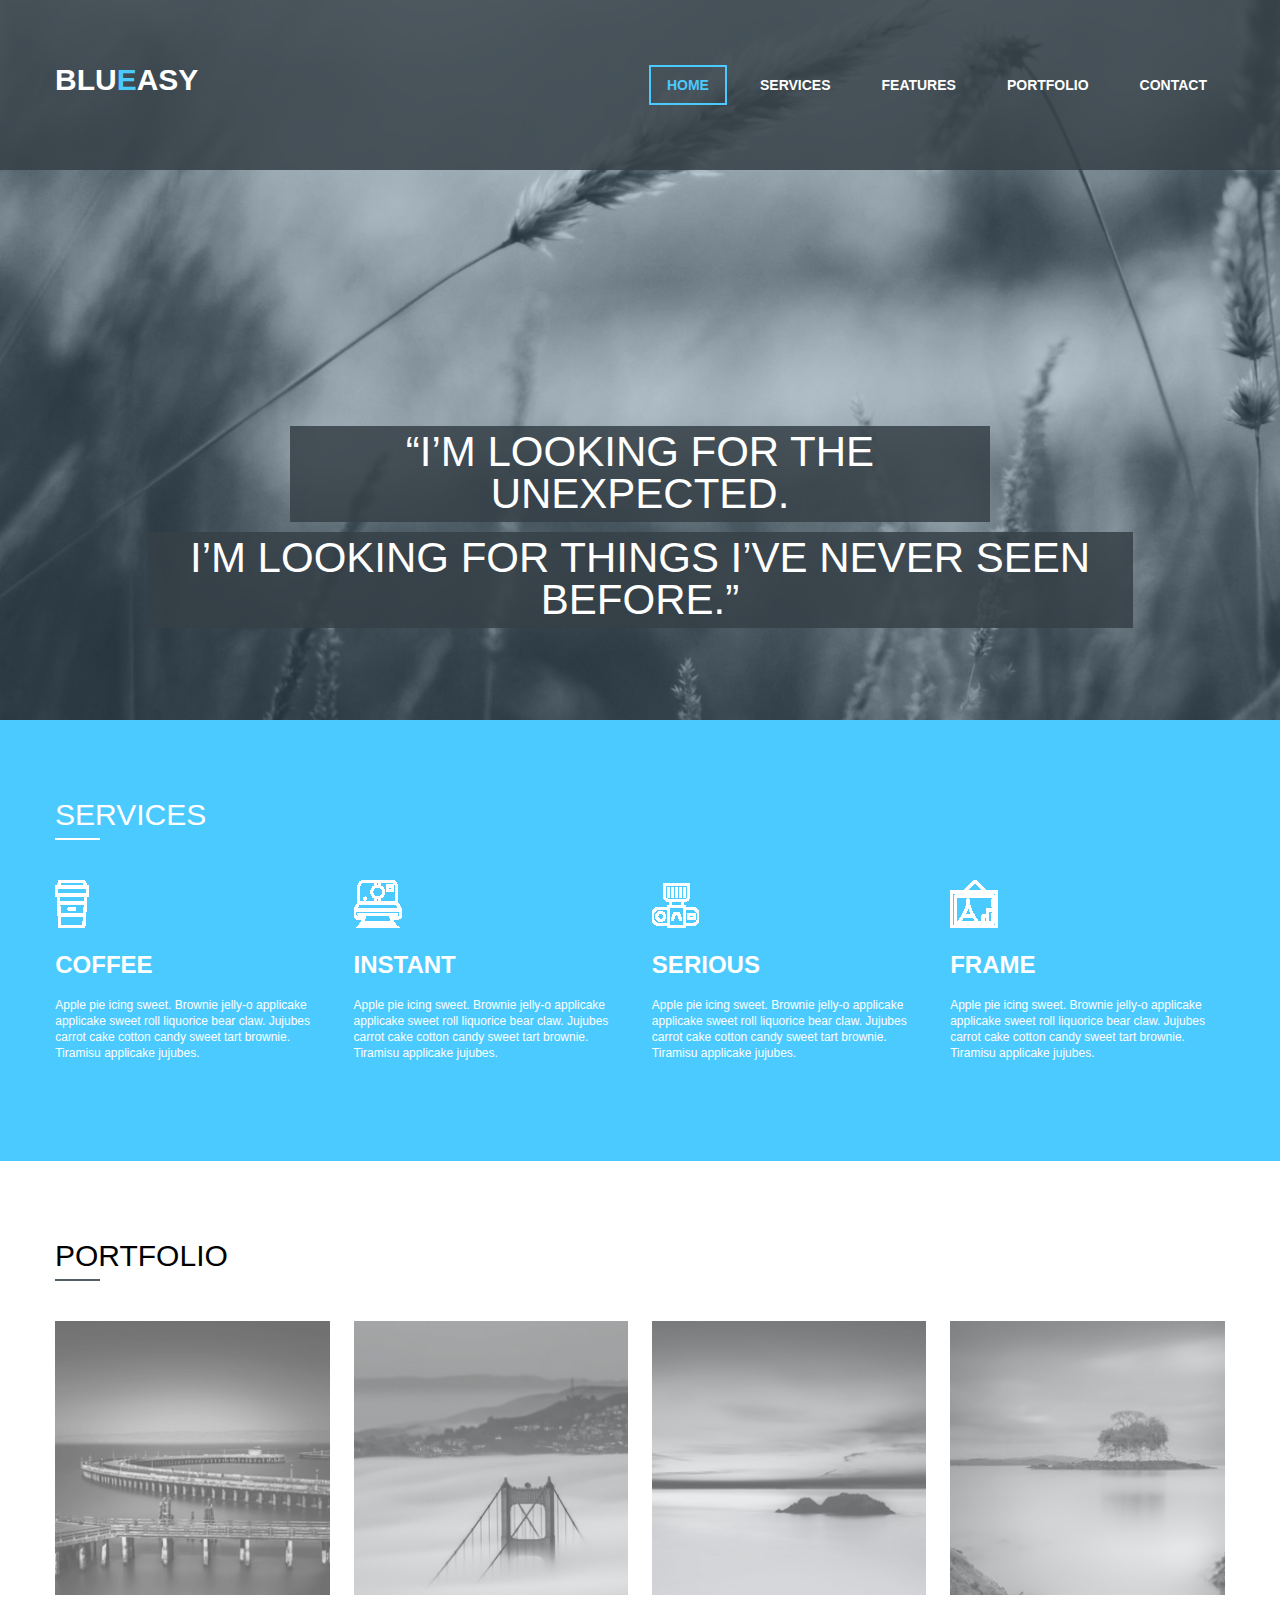
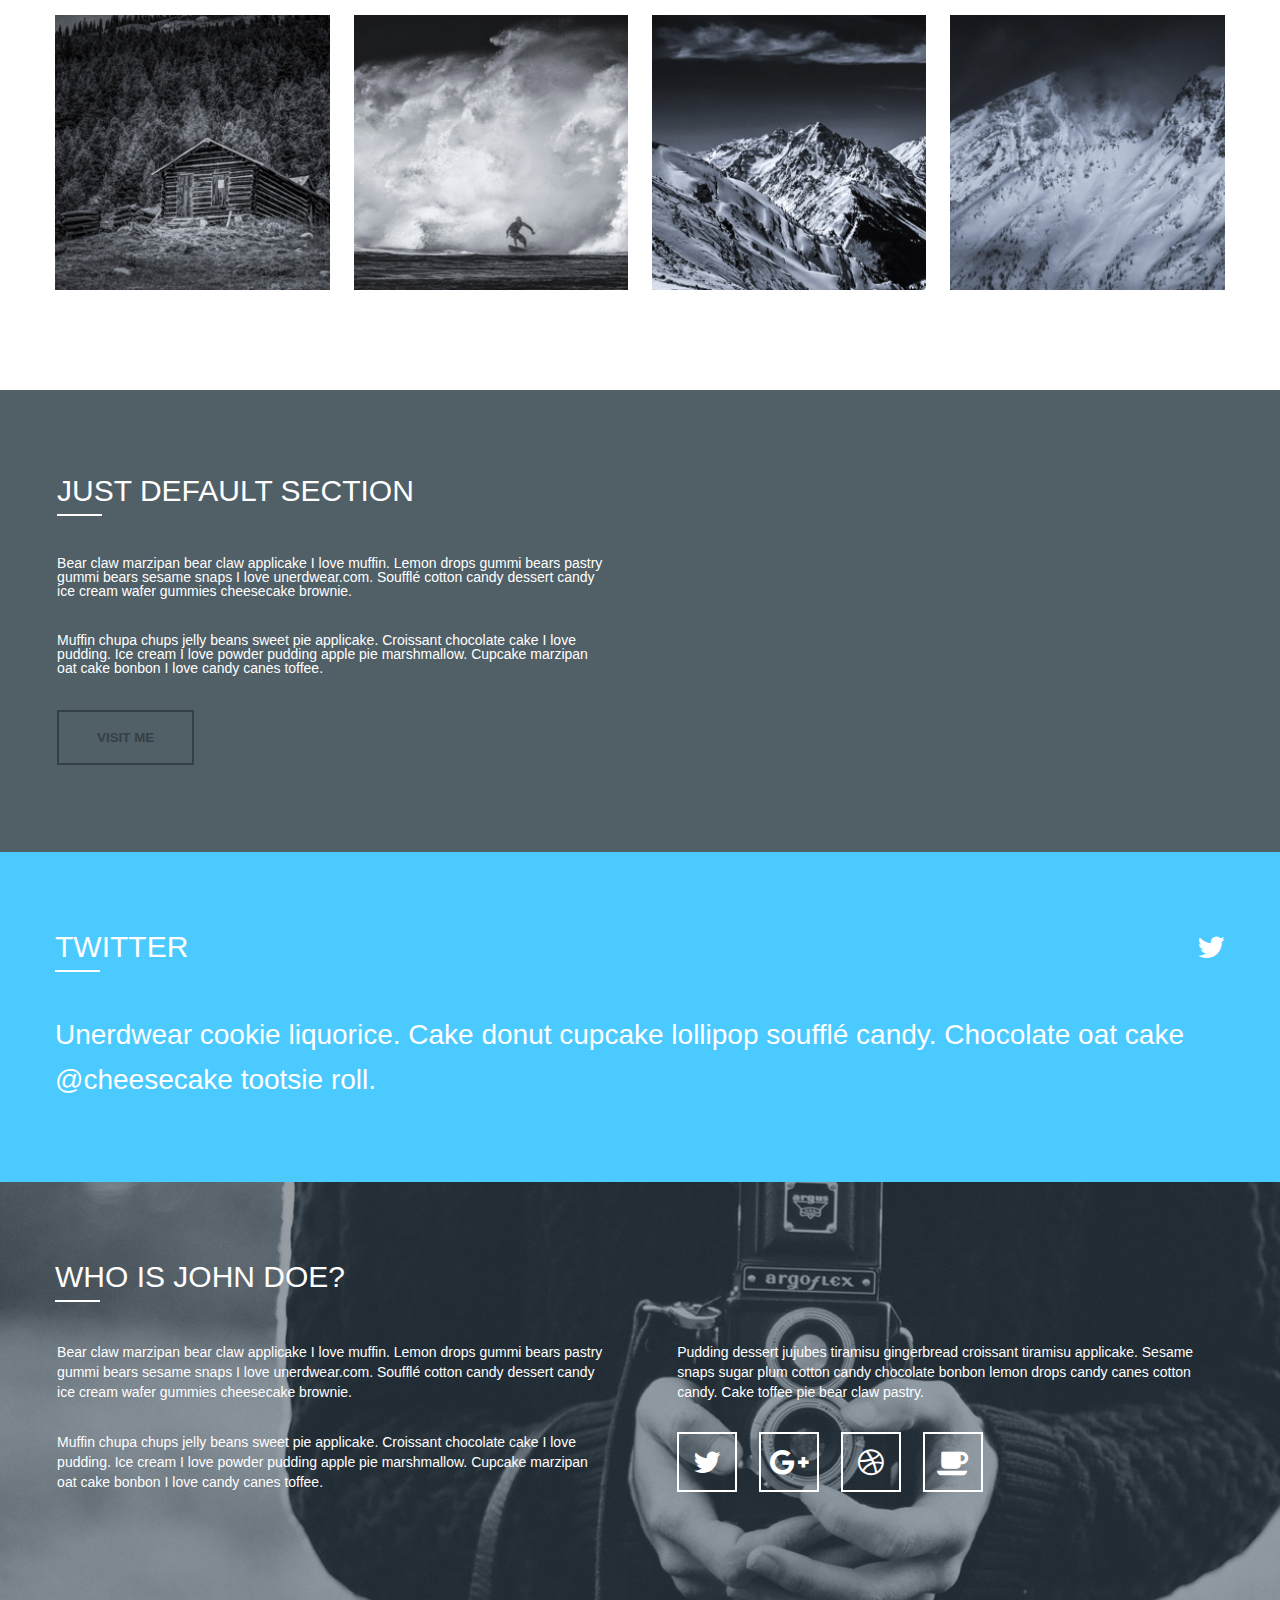
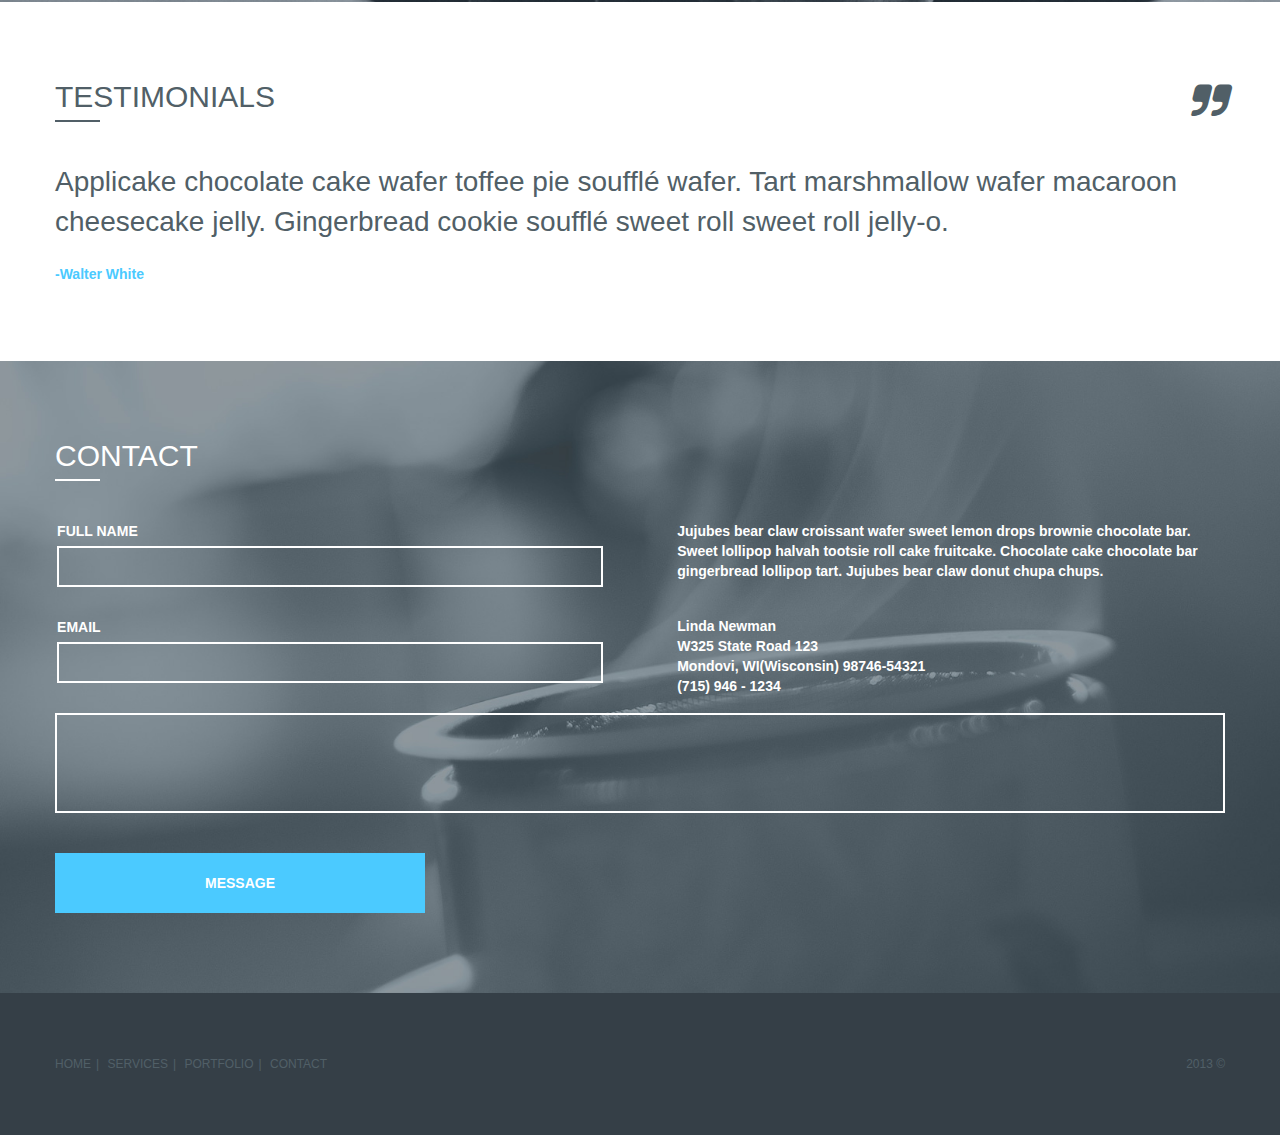
<file: blueasy/index.html>
<!DOCTYPE html>
<html lang="en">
<head>
    <meta charset="UTF-8">
    <meta name="viewport" content="width=device-width, initial-scale=1, maximum-scale=1, user-scalable=no">
    <title></title>
    <link rel="stylesheet" href="https://maxcdn.bootstrapcdn.com/font-awesome/4.6.1/css/font-awesome.min.css">
    <link href="styles/reset.css" rel="stylesheet">
    <link href="styles/style.css" rel="stylesheet">
<body>
<div class="main-container">
    <section class="main-bg">
        <div class="header-bg">
            <header class="header clearfix">
                <a href="/" class="logo">blu<span>e</span>asy</a>
                <nav class="nav">
                    <a href="#" class="nav-item active">home</a>
                    <a href="#" class="nav-item">services</a>
                    <a href="#" class="nav-item">features</a>
                    <a href="#" class="nav-item">portfolio</a>
                    <a href="#" class="nav-item">contact</a>
                </nav>
                <div class="mobile-nav-wrapper clearfix">
                    <a role="button" class="mobile-btn">
                        <span></span>
                    </a>
                    <nav class="mobile-nav">
                        <a href="#" class="mobile-nav-item active">home</a>
                        <a href="#" class="mobile-nav-item">services</a>
                        <a href="#" class="mobile-nav-item">features</a>
                        <a href="#" class="mobile-nav-item">portfolio</a>
                        <a href="#" class="mobile-nav-item">contact</a>
                    </nav>
                </div>
            </header>
        </div>
        <h2 class="main-title m-main-title_width">“I’m looking for the unexpected.</h2>
        <h2 class="main-title">I’m looking for things I’ve never seen before.” </h2>
    </section>
    <section class="services">
        <div class="section-inner">
            <h3 class="section-title">Services</h3>
            <div class="section-row">
                <div class="section-col">
                    <img class="services-img" src="images/coffee.png">
                    <h4 class="services-title">Coffee</h4>
                    <p class="services-content">Apple pie icing sweet. Brownie jelly-o applicake applicake sweet roll
                        liquorice bear claw. Jujubes carrot cake cotton candy sweet tart brownie. Tiramisu applicake
                        jujubes.</p>
                </div>
                <div class="section-col">
                    <img class="services-img" src="images/instant.png">
                    <h4 class="services-title">Instant</h4>
                    <p class="services-content">Apple pie icing sweet. Brownie jelly-o applicake applicake sweet roll
                        liquorice bear claw. Jujubes carrot cake cotton candy sweet tart brownie. Tiramisu applicake
                        jujubes.</p>
                </div>
                <div class="section-col">
                    <img class="services-img" src="images/serious.png">
                    <h4 class="services-title">Serious</h4>
                    <p class="services-content">Apple pie icing sweet. Brownie jelly-o applicake applicake sweet roll
                        liquorice bear claw. Jujubes carrot cake cotton candy sweet tart brownie. Tiramisu applicake
                        jujubes.</p>
                </div>
                <div class="section-col">
                    <img class="services-img" src="images/frame.png">
                    <h4 class="services-title">Frame</h4>
                    <p class="services-content">Apple pie icing sweet. Brownie jelly-o applicake applicake sweet roll
                        liquorice bear claw. Jujubes carrot cake cotton candy sweet tart brownie. Tiramisu applicake
                        jujubes.</p>
                </div>
            </div>
        </div>

    </section>
    <section class="portfolio">
        <div class="section-inner">
            <h3 class="section-title">Portfolio</h3>
            <div class="section-row">
                <div class="section-col">
                    <div class="portfolio-item">
                        <img src="images/img1.jpg" alt="#"/>
                        <span>+</span>
                    </div>
                </div>
                <div class="section-col">
                    <div class="portfolio-item">
                        <img src="images/img2.jpg" alt="#"/>
                        <span>+</span>
                    </div>
                </div>
                <div class="section-col">
                    <div class="portfolio-item">
                        <img src="images/img3.jpg" alt="#"/>
                        <span>+</span>
                    </div>
                </div>
                <div class="section-col">
                    <div class="portfolio-item">
                        <img src="images/img4.jpg" alt="#"/>
                        <span>+</span>
                    </div>
                </div>
                <div class="section-col">
                    <div class="portfolio-item">
                        <img src="images/img5.jpg" alt="#"/>
                        <span>+</span>
                    </div>
                </div>
                <div class="section-col">
                    <div class="portfolio-item">
                        <img src="images/img6.jpg" alt="#"/>
                        <span>+</span>
                    </div>
                </div>
                <div class="section-col">
                    <div class="portfolio-item">
                        <img src="images/img7.jpg" alt="#"/>
                        <span>+</span>
                    </div>
                </div>
                <div class="section-col">
                    <div class="portfolio-item">
                        <img src="images/img8.jpg" alt="#"/>
                        <span>+</span>
                    </div>
                </div>
            </div>
        </div>
    </section>
    <section class="video">
        <div class="section-inner">
            <div class="video-row">
                <div class="video-col clearfix">
                    <h3 class="section-title">Just default Section</h3>
                    <p>Bear claw marzipan bear claw applicake I love muffin. Lemon drops gummi bears pastry gummi
                        bears
                        sesame
                        snaps
                        I love unerdwear.com. Soufflé cotton candy dessert candy ice cream wafer gummies cheesecake
                        brownie.
                    </p>
                    <p>Muffin chupa chups jelly beans sweet pie applicake. Croissant chocolate cake I love pudding.
                        Ice
                        cream I
                        love
                        powder pudding apple pie marshmallow. Cupcake marzipan oat cake bonbon I love candy canes
                        toffee.
                    </p>
                    <form class="video-btn-wrapper">
                        <button class="video-btn">visit me</button>
                    </form>
                </div>
                <div class="video-col">
                    <iframe class="video-item" src="https://player.vimeo.com/video/22439234" frameborder="0"
                            webkitallowfullscreen mozallowfullscreen allowfullscreen></iframe>
                </div>
            </div>
        </div>
    </section>
    <section class="twitter">
        <div class="section-inner">
            <div class="twitter-row">
                <div class="twitter-col">
                    <h3 class="section-title">twitter</h3>
                </div>
                <div class="twitter-col">
                    <i class="fa fa-twitter" aria-hidden="true"></i>
                </div>
            </div>
            <div class="twitter-row">
                <p>Unerdwear cookie liquorice. Cake donut cupcake lollipop soufflé candy. Chocolate oat cake @<span>cheesecake</span>
                    tootsie roll.
                </p>
            </div>
        </div>
    </section>
    <section class="john">
        <div class="section-inner">
            <h3 class="section-title">Who is john doe?</h3>
            <div class="john-row">
                <div class="john-col">
                    <p>Bear claw marzipan bear claw applicake I love muffin. Lemon drops gummi bears pastry gummi bears
                        sesame snaps I love unerdwear.com. Soufflé cotton candy dessert candy ice cream wafer gummies
                        cheesecake brownie.
                    </p>
                    <p>Muffin chupa chups jelly beans sweet pie applicake. Croissant chocolate cake I love pudding. Ice
                        cream I love powder pudding apple pie marshmallow. Cupcake marzipan oat cake bonbon I love candy
                        canes toffee.
                    </p>
                </div>
                <div class="john-col">
                    <p>Pudding dessert jujubes tiramisu gingerbread croissant tiramisu applicake. Sesame snaps sugar
                        plum cotton candy chocolate bonbon lemon drops candy canes cotton candy. Cake toffee pie bear
                        claw pastry.
                    </p>
                    <div class="social-wrapper">
                        <a class="social" href="#"><i class="fa fa-twitter" aria-hidden="true"></i></a>
                        <a class="social" href="#"><i class="fa fa-google-plus" aria-hidden="true"></i></a>
                        <a class="social" href="#"><i class="fa fa-dribbble" aria-hidden="true"></i></a>
                        <a class="social" href="#"><i class="fa fa-coffee" aria-hidden="true"></i></a>
                    </div>
                </div>
            </div>
        </div>
    </section>
    <section class="test">
        <div class="section-inner">
            <div class="test-row">
                <div class="test-col">
                    <h3 class="section-title">Testimonials</h3>
                </div>
                <div class="test-col">
                    <i class="fa fa-quote-right" aria-hidden="true"></i>
                </div>
            </div>
            <div class="test-text-wrapper">
                <p>Applicake chocolate cake wafer toffee pie soufflé wafer. Tart marshmallow wafer macaroon cheesecake
                    jelly. Gingerbread cookie soufflé sweet roll sweet roll jelly-o.
                </p>
                <span>-Walter White</span>
            </div>
        </div>
    </section>
    <section class="contact-form">
        <div class="section-inner">
            <h3 class="section-title">Contact</h3>
            <form>
                <div class="form-row">
                    <div class="form-col">
                        <label class="form-item">
                            <span>full name</span>
                            <input type="text" class="form-input">
                        </label>
                        <label class="form-item">
                            <span>email</span>
                            <input type="email" class="form-input">
                        </label>
                    </div>
                    <div class="form-col">
                        <p>Jujubes bear claw croissant wafer sweet lemon drops brownie chocolate bar. Sweet lollipop
                            halvah tootsie roll cake fruitcake. Chocolate cake chocolate bar gingerbread lollipop
                            tart.
                            Jujubes bear claw donut chupa chups.</p>
                        <span>Linda Newman</span>
                        <span>W325 State Road 123</span>
                        <span>Mondovi, WI(Wisconsin) 98746-54321</span>
                        <span>(715) 946 - 1234</span>
                    </div>
                </div>
                <textarea class="form-input"></textarea>
                <input type="submit" value="message" class="form-btn"/>
            </form>
        </div>
    </section>
    <div class="footer-bg">
        <footer class="footer">
            <div class="footer-row">
                <div class="footer-col">
                    <ul>
                        <li><a href="#" class="footer-nav-item">home</a></li>
                        <li><a href="#" class="footer-nav-item">services</a></li>
                        <li><a href="#" class="footer-nav-item">portfolio</a></li>
                        <li><a href="#" class="footer-nav-item">contact</a></li>
                    </ul>
                </div>
                <div class="footer-col">
                    <span>2013 &copy</span>
                </div>
            </div>
        </footer>
    </div>
</div>
<script src="js/jquery-1.12.4.min.js"></script>
<script src="js/scripts.js"></script>
</body>
</html>
</file>
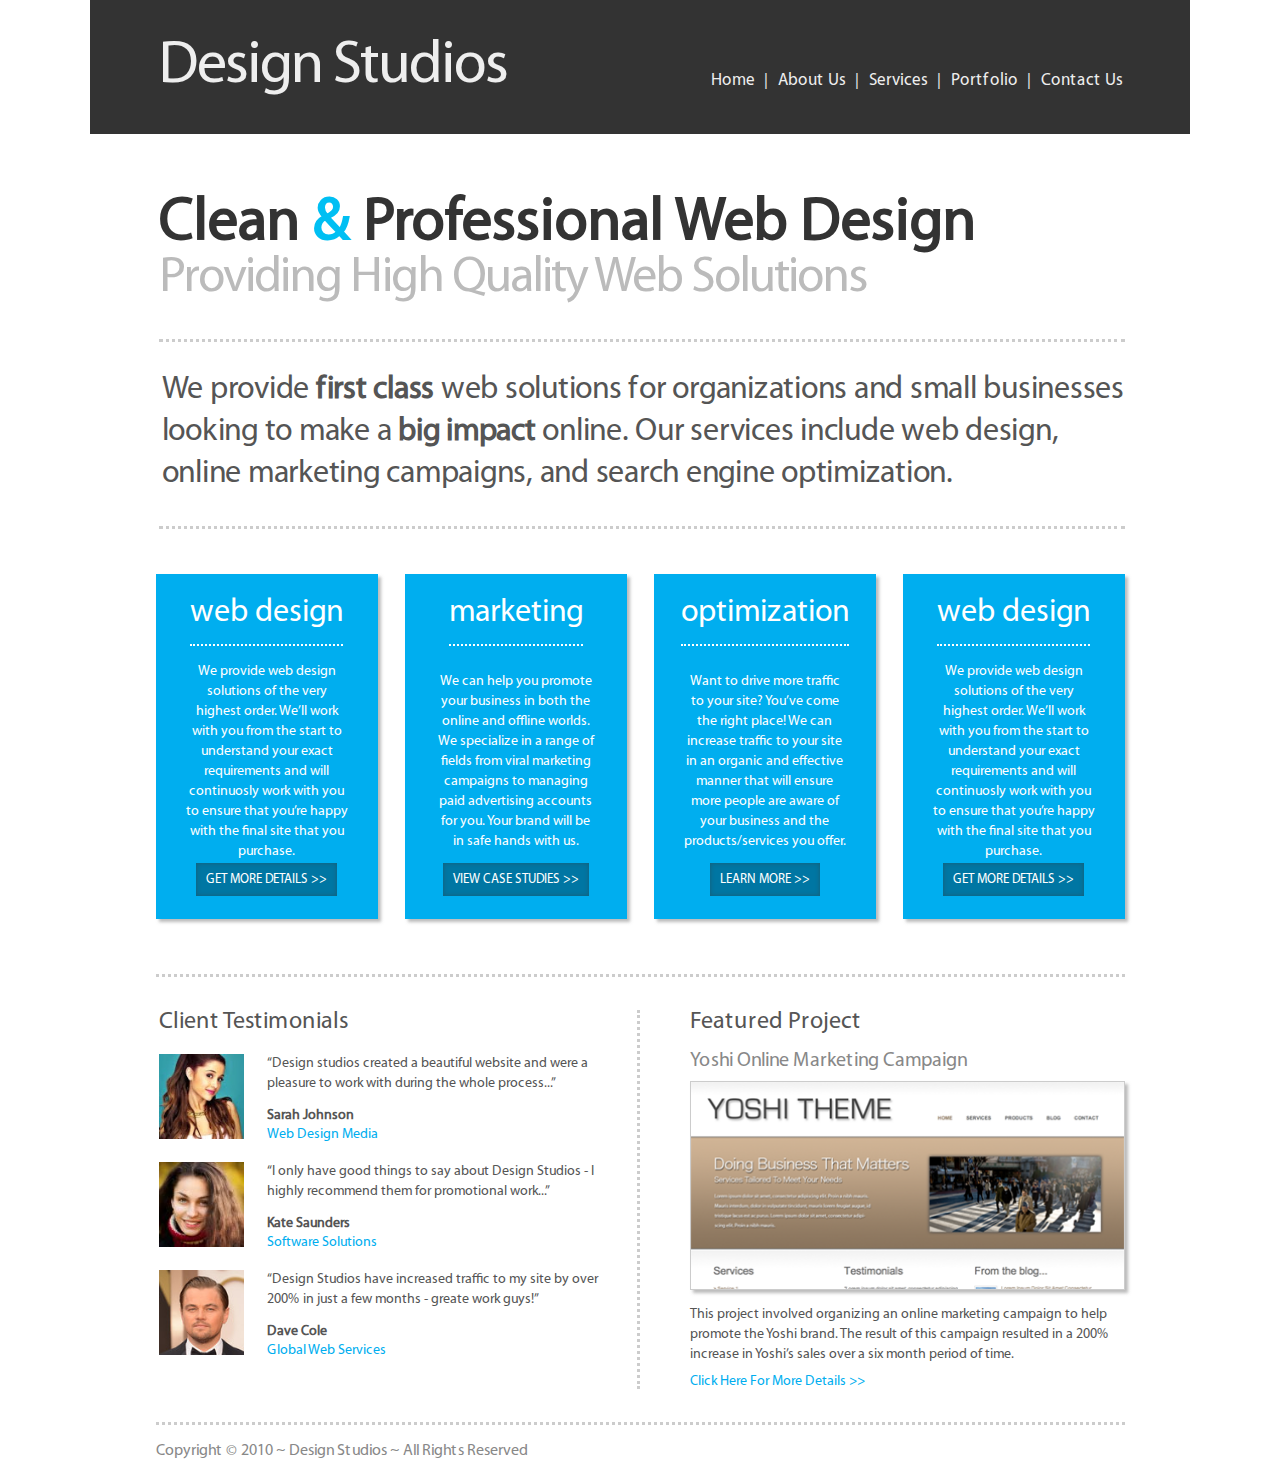
<file: design_studios/index.html>
<!DOCTYPE html>
<html lang="en">
<head>
    <meta charset="UTF-8">
    <meta name="viewport" content="width=device-width, initial-scale=1, maximum-scale=1, user-scalable=no">
    <title>Design Studios</title>
    <link href="styles/reset.css" rel="stylesheet">
    <link href="styles/style.css" rel="stylesheet">
<body>
<div class="wrapper-all">
    <header class="header">
        <div class="header-content">
            <div class="logo-wrapper">
                <a class="logo" href="">design studios</a>
            </div>
            <ul class="menu_wrapper">
                <li class="menu-item"><a href="">home</a></li>
                <li class="menu-item"><a href="">about us</a></li>
                <li class="menu-item"><a href="">services</a></li>
                <li class="menu-item"><a href="">portfolio</a></li>
                <li class="menu-item"><a href="">contact us</a></li>
            </ul>
            <div class="mobile-nav-wrapper clearfix">
                <a role="button" class="mobile-btn">
                    <span></span>
                </a>
                <ul class="mobile-nav">
                    <li class="mobile-nav-item"><a href="">home</a></li>
                    <li class="mobile-nav-item"><a href="">about us</a></li>
                    <li class="mobile-nav-item"><a href="">services</a></li>
                    <li class="mobile-nav-item"><a href="">portfolio</a></li>
                    <li class="mobile-nav-item"><a href="">contact us</a></li>
                </ul>
            </div>
        </div>
    </header>
    <div class="section-wrapper">
        <div class="content-wrapper">
            <section class="description">
                <h1 class="h1-description">clean <span class="h1-description-amp">&amp;</span> Professional web design
                </h1>
                <h2 class="h2-description">providing high quality web solutions</h2>
                <p class="text-description">We provide <span class="text-description-bold">first class</span> web
                    solutions for organizations and small businesses looking to make a <span
                            class="text-description-bold">big impact</span> online.
                    Our services include web design, online marketing campaigns, and search engine optimization.
                </p>
            </section>
            <section class="columns">
                <div class="col">
                    <h3 class="h3-col">web design</h3>
                    <p class="text-col">We provide web design solutions of the very highest order. We’ll work with
                        you from the start to understand your exact requirements and will continuosly work with
                        you to ensure that you’re happy with the final site that you purchase.
                    </p>
                    <a href="" class="button-col">get more details &gt;&gt;</a>
                </div>
                <div class="col">
                    <h3 class="h3-col">marketing</h3>
                    <p class="text-col">We can help you promote your business in both the online and offline worlds.
                        We specialize in a range of fields from viral marketing campaigns to managing paid advertising
                        accounts for you. Your brand will be in safe hands with us.
                    </p>
                    <a href="" class="button-col">view case studies &gt;&gt;</a>
                </div>
                <div class="col">
                    <h3 class="h3-col">optimization</h3>
                    <p class="text-col">Want to drive more traffic to your site? You’ve come the right place! We
                        can increase traffic to your site in an organic and effective manner that will ensure more
                        people are aware of your business and the products/services you offer.
                    </p>
                    <a href="" class="button-col">learn more &gt;&gt;</a>
                </div>
                <div class="col">
                    <h3 class="h3-col">web design</h3>
                    <p class="text-col">We provide web design solutions of the very highest order. We’ll work with
                        you from the start to understand your exact requirements and will continuosly work with
                        you to ensure that you’re happy with the final site that you purchase.
                    </p>
                    <a href="" class="button-col">get more details &gt;&gt;</a>
                </div>
            </section>
            <section class="additional-info">
                <div class="clients-wrapper">
                    <h4 class="h-add">Client Testimonials</h4>
                    <div class="client clearfix">
                        <img class="photo-client" src="img/photo7.jpg">
                        <div class="quote-wrapper">
                            <p class="quote">“Design studios created a beautiful website and were a pleasure to work
                                with during
                                the whole process...”</p>
                            <span class="author">Sarah Johnson</span>
                            <span class="work">Web Design Media</span>
                        </div>
                    </div>
                    <div class="client clearfix">
                        <img class="photo-client" src="img/photo2.jpg">
                        <div class="quote-wrapper">
                            <p class="quote">“I only have good things to say about Design Studios - I highly recommend
                                them for promotional work...”</p>
                            <span class="author">Kate Saunders</span>
                            <span class="work">Software Solutions</span>
                        </div>
                    </div>
                    <div class="client clearfix">
                        <img class="photo-client" src="img/photo1.jpg">
                        <div class="quote-wrapper">
                            <p class="quote">“Design Studios have increased traffic to my site by over 200% in just
                                a few months - greate work guys!”</p>
                            <span class="author">Dave Cole</span>
                            <span class="work">Global Web Services</span>
                        </div>
                    </div>
                </div>
                <div class="feature-wrapper">
                    <h4 class="h-add">Featured Project</h4>
                    <h5 class="h-sub-add">Yoshi Online Marketing Campaign</h5>
                    <img class="img-add" src="img/img1.png">
                    <p class="text-add"> This project involved organizing an online marketing campaign to help promote
                        the Yoshi brand. The result of this campaign resulted in a 200% increase in Yoshi’s sales
                        over a six month period of time.
                    </p>
                    <a class="link-add" href="">Click Here For More Details &gt;&gt;</a>
                </div>
            </section>
        </div>
        <footer class="footer">
            <div class="footer-content">
                <span class="text-footer">Copyright © 2010 ~ Design Studios ~ All Rights Reserved</span>
            </div>
        </footer>
    </div>

</div>
<script src="js/jquery-1.12.4.min.js"></script>
<script src="js/scripts.js"></script>
</body>
</html>
</file>
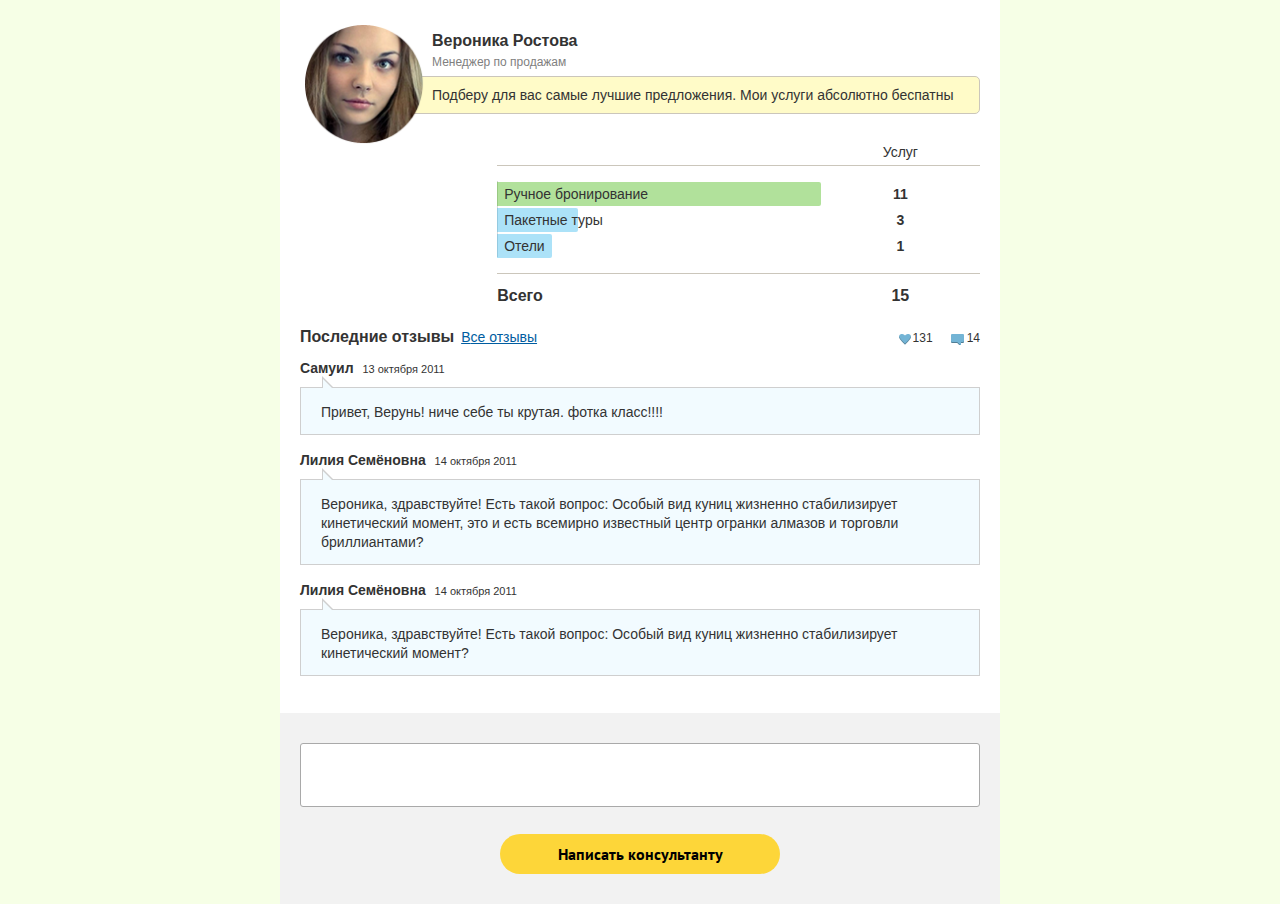
<file: front-end_test/index.html>
<!DOCTYPE html>
<html lang="en">
<head>
    <meta charset="UTF-8">
    <meta name="viewport" content="width=device-width, initial-scale=1, maximum-scale=1, user-scalable=no">
    <title>Frontend-test</title>
    <link href="https://fonts.googleapis.com/css?family=PT+Sans" rel="stylesheet">
    <link href="styles/reset.css" rel="stylesheet">
    <link href="styles/style.css" rel="stylesheet">
</head>
<body>
<div class="wrapper-page">
    <div class="page clearfix">
        <div class="personal">
            <div class="person clearfix">
                <div class="person-photo person-photo_layout">
                    <a href="#">
                        <img class="person-photo__img" alt="Вероника Ростова" src="images/photo.png">
                    </a>
                </div>
                <div class="person-info person-info_layout">
                    <h3 class="person-info__name person-info__name_layout">вероника ростова</h3>
                    <h4 class="person-info__position">менеджер по продажам</h4>
                </div>
                <div class="person-phrase person-phrase_layout">
                    <p class="person-phrase__text">Подберу для вас самые лучшие предложения. Мои услуги абсолютно беспатны</p>
                </div>
            </div>
            <div class="services services_layout clearfix">
                <table class="table table_layout">
                    <tr class="head-row">
                        <th></th>
                        <th>Услуг</th>
                    </tr>
                    <tr class="empty-row">
                        <td></td>
                        <td></td>
                    </tr>
                    <tr>
                        <td class="progress-scale">Ручное бронирование</td>
                        <td class="count">11</td>
                    </tr>
                    <tr>
                        <td class="progress-scale progress-scale_tour">Пакетные туры</td>
                        <td class="count">3</td>
                    </tr>
                    <tr>
                        <td class="progress-scale progress-scale_hotel">Отели</td>
                        <td class="count">1</td>
                    </tr>
                    <tr class="empty-row">
                        <td></td>
                        <td></td>
                    </tr>
                    <tr class="foot-row">
                        <td>Всего</td>
                        <td class="count">15</td>
                    </tr>
                </table>
            </div>
        </div>
        <div id="comments" class="comments comments_layout">
            <div class="comments-head comments-head_layout clearfix">
                <div class="comments-head-nav">
                    <span class="comments-head-nav__last-comments comments-head-nav__last-comments_layout">последние отзывы</span>
                    <a href="#"><span class="comments-head-nav__all-comments">все отзывы</span></a>
                </div>
                <div class="response">
                    <div class="likes likes_layout">
                        <span class="response__count">131</span>
                    </div>
                    <div class="messages messages_layout">
                        <span class="response__count">14</span>
                    </div>
                </div>
            </div>
            <div class="comment comment_layout">
                <span class="comment__name comment__name_layout">Самуил</span>
                <span class="comment__date">13 октября 2011</span>
                <div class="comment__text comment__text_layout">
                    <p>Привет, Верунь! ниче себе ты крутая. фотка класс!!!!</p>
                </div>
            </div>
            <div class="comment comment_layout">
                <span class="comment__name comment__name_layout">Лилия Семёновна</span>
                <span class="comment__date">14 октября 2011</span>
                <div class="comment__text comment__text_layout">
                    <p>Вероника, здравствуйте! Есть такой вопрос: Особый вид куниц жизненно стабилизирует кинетический момент, это и есть всемирно известный центр огранки алмазов и торговли бриллиантами?</p>
                </div>
            </div>
            <div class="comment comment_layout">
                <span class="comment__name comment__name_layout">Лилия Семёновна</span>
                <span class="comment__date">14 октября 2011</span>
                <div class="comment__text comment__text_layout">
                    <p>Вероника, здравствуйте! Есть такой вопрос: Особый вид куниц жизненно стабилизирует кинетический момент?</p>
                </div>
            </div>
            <div id="new_comment">
                <div class="comment comment_layout">
                    <span class="comment__name comment__name_layout"></span>
                    <span class="comment__date"></span>
                    <div class="comment__text comment__text_layout">
                        <p></p>
                    </div>
                </div>
            </div>
        </div>
    </div>
    <div class="create-comments">
        <form class="create-comments-form">
            <textarea id="create-comments-txt" class="create-comments-form__textarea"></textarea>
            <input id="add-comment" type="submit" class="create-comments-form__submit create-comments-form__submit_layout" value="Написать консультанту">
        </form>
    </div>
</div>
<script src="https://ajax.googleapis.com/ajax/libs/jquery/3.2.1/jquery.min.js"></script>
<script type="text/javascript" src="scripts/script.js"></script>
<script type="text/javascript" src="scripts/moment-with-locales.min.js"></script>
</body>
</html>
</file>
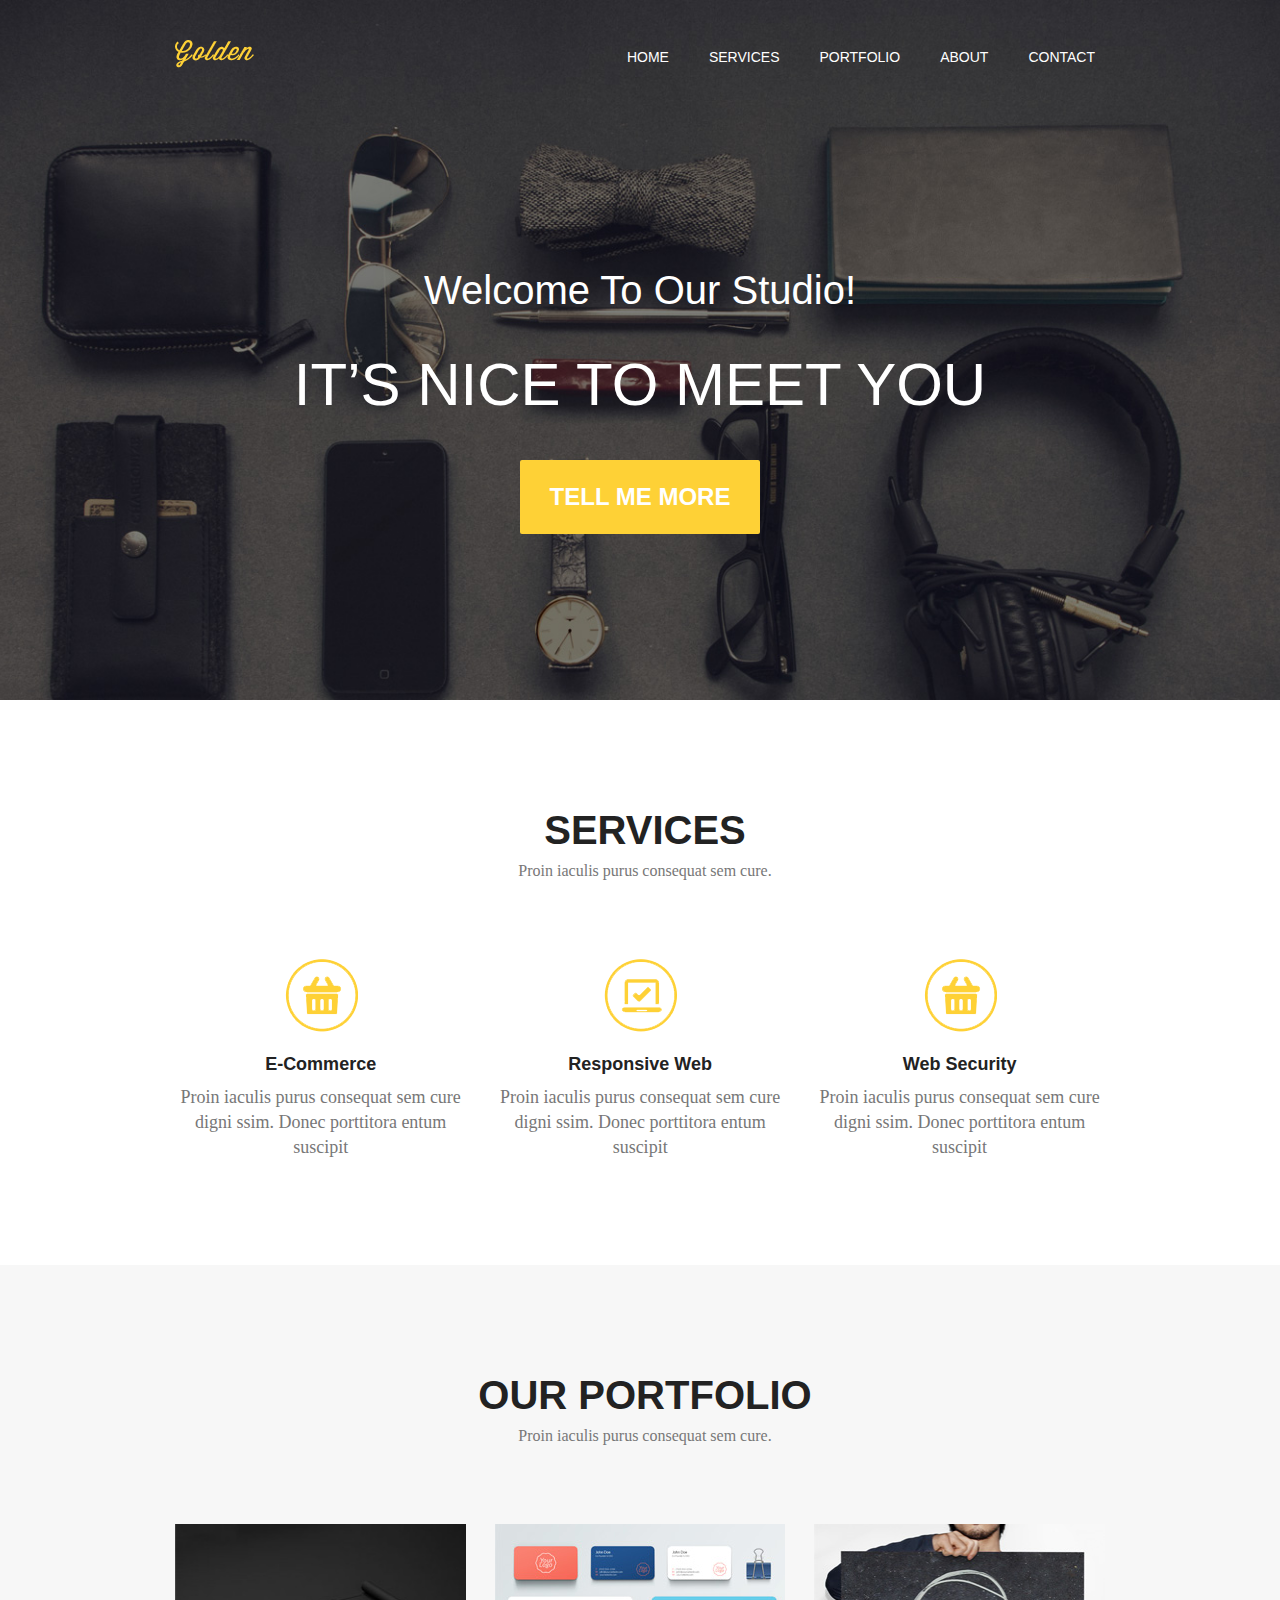
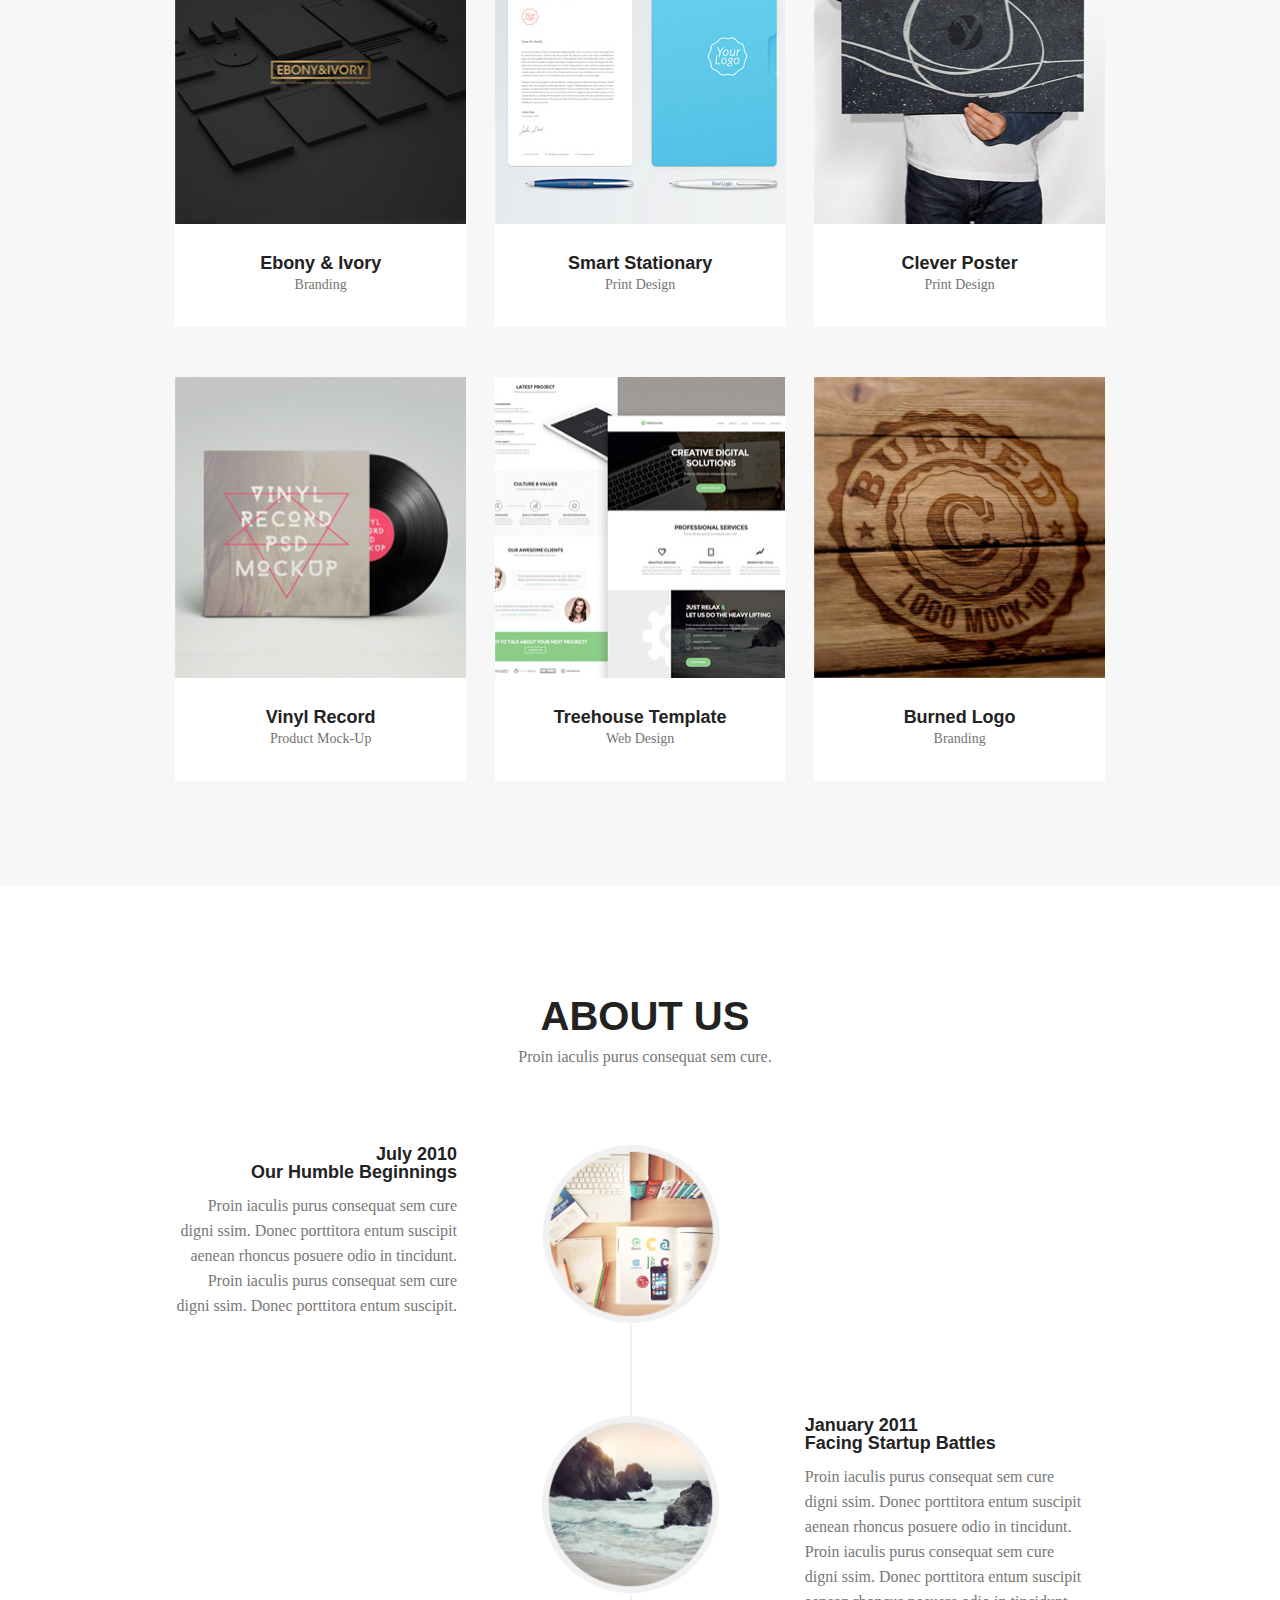
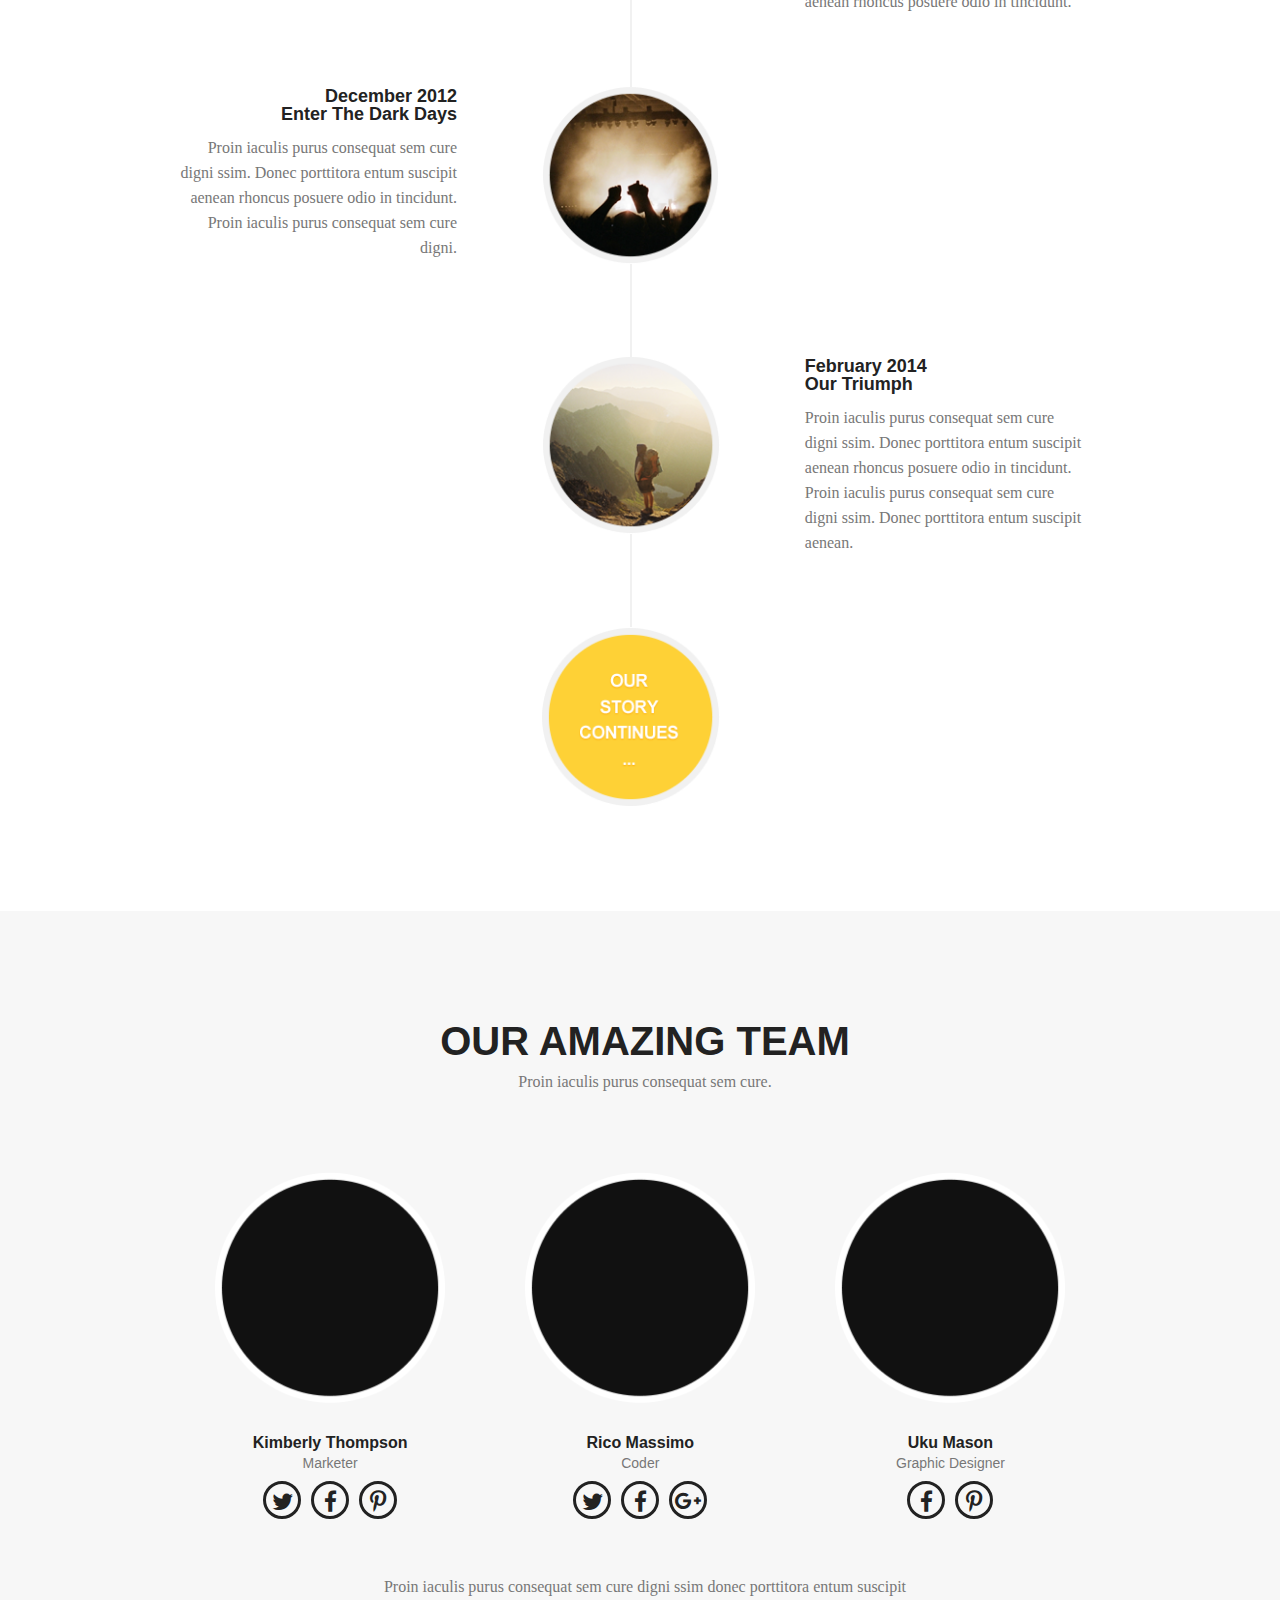
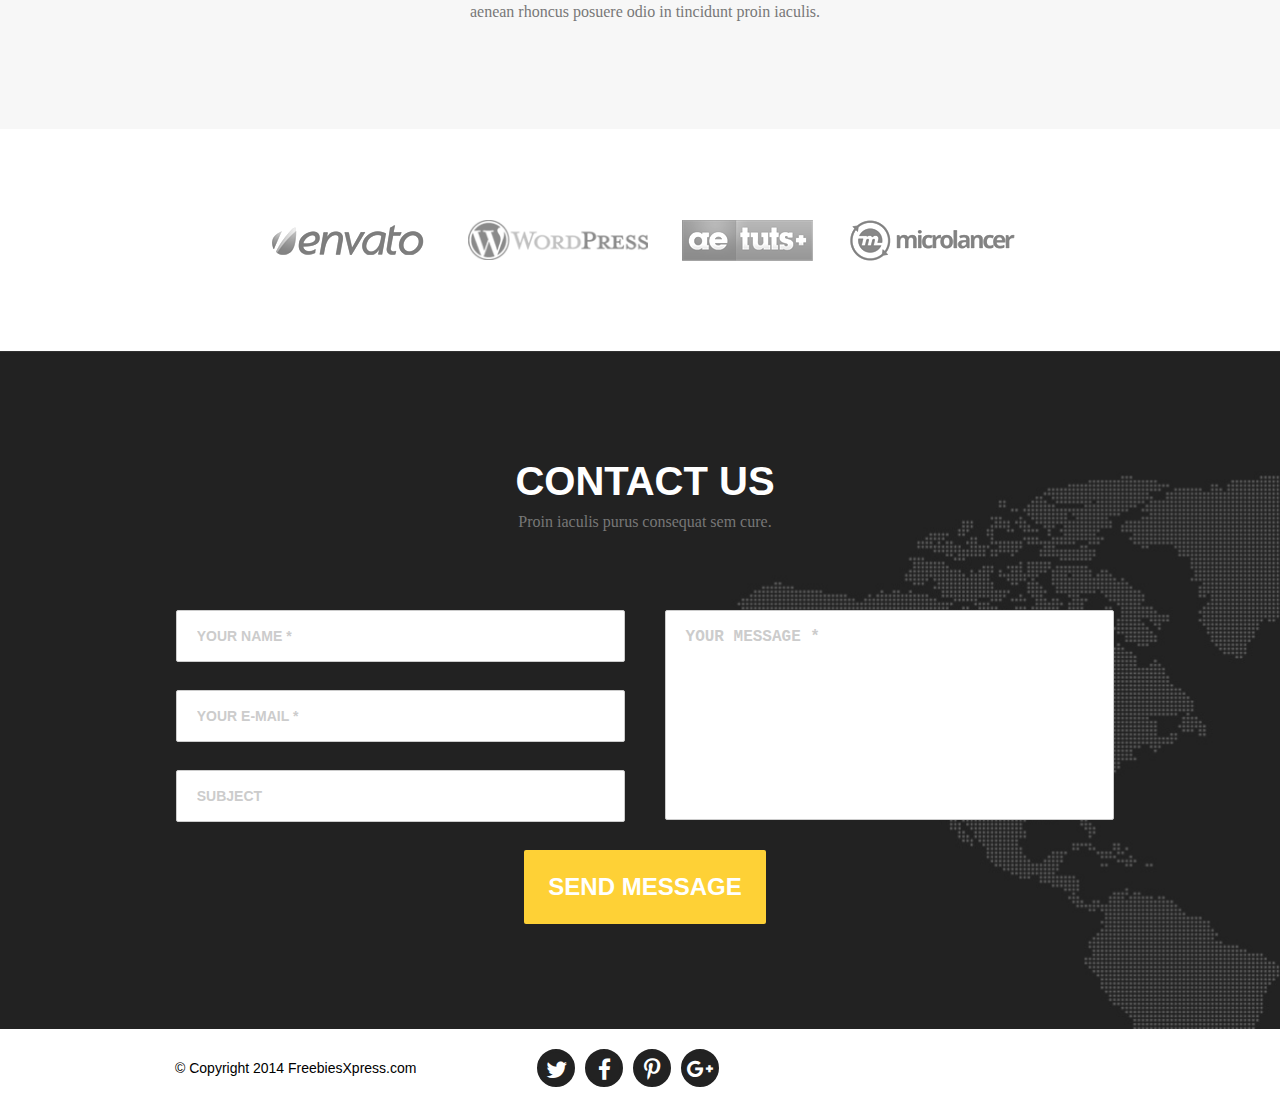
<file: golden/index.html>
<!DOCTYPE html>
<html lang="en">
<head>
    <meta charset="UTF-8">
    <meta name="viewport" content="width=device-width, initial-scale=1, maximum-scale=1, user-scalable=no">
    <title>Golden</title>
    <link rel="stylesheet" href="https://maxcdn.bootstrapcdn.com/font-awesome/4.6.1/css/font-awesome.min.css">
    <link href="styles/reset.css" rel="stylesheet">
    <link href="styles/style.css" rel="stylesheet">
<body>
<div class="wrapper">
    <header class="header">
        <div class="container container-header clearfix">
            <div class="logo">
                <a href="#">
                    <img src="images/Logo.png">
                </a>
            </div>
            <ul class="nav">
                <li><a href="#">Home</a></li>
                <li><a href="#">Services</a></li>
                <li><a href="#">Portfolio</a></li>
                <li><a href="#">About</a></li>
                <li><a href="#">Contact</a></li>
            </ul>
            <div class="mobile-nav-wrapper">
                <a class="mobile-btn">
                    <span></span>
                </a>
                <ul class="mobile-nav">
                    <li><a href="#">Home</a></li>
                    <li><a href="#">Services</a></li>
                    <li><a href="#">Portfolio</a></li>
                    <li><a href="#">About</a></li>
                    <li><a href="#">Contact</a></li>
                </ul>
            </div>
        </div>
    </header>
    <section class="home">
        <div class="container">
            <h3 class="h3">Welcome To Our Studio!</h3>
            <h1 class="h1">It’s nice to Meet you</h1>
            <form>
                <button class="button">Tell Me More</button>
            </form>
        </div>
    </section>
    <section class="services">
        <div class="container container-main">
            <h2 class="title">Services</h2>
            <h6 class="sub-title">Proin iaculis purus consequat sem cure.</h6>
            <div class="services-row">
                <div class="services-item first">
                    <h4 class="column-title">E-Commerce</h4>
                    <p>Proin iaculis purus consequat sem cure digni ssim. Donec porttitora entum suscipit </p>
                </div>
                <div class="services-item second">
                    <h4 class="column-title">Responsive Web</h4>
                    <p>Proin iaculis purus consequat sem cure digni ssim. Donec porttitora entum suscipit </p>
                </div>
                <div class="services-item third">
                    <h4 class="column-title">Web Security</h4>
                    <p>Proin iaculis purus consequat sem cure digni ssim. Donec porttitora entum suscipit </p>
                </div>
            </div>
        </div>
    </section>
    <section class="portfolio">
        <div class="container container-main">
            <h2 class="title">Our portfolio</h2>
            <h6 class="sub-title">Proin iaculis purus consequat sem cure.</h6>
            <div class="portfolio-row">
                <div class="portfolio-item">
                    <img src="images/ebony.jpg">
                    <h4 class="column-title">Ebony & Ivory</h4>
                    <span>Branding</span>
                </div>
                <div class="portfolio-item">
                    <img src="images/stationary.jpg">
                    <h4 class="column-title">Smart Stationary</h4>
                    <span>Print Design</span>
                </div>
                <div class="portfolio-item">
                    <img src="images/poster.jpg">
                    <h4 class="column-title">Clever Poster</h4>
                    <span>Print Design</span>
                </div>
            </div>
            <div class="portfolio-row">
                <div class="portfolio-item">
                    <img src="images/record.jpg">
                    <h4 class="column-title">Vinyl Record</h4>
                    <span>Product Mock-Up</span>
                </div>
                <div class="portfolio-item">
                    <img src="images/tamplate.jpg">
                    <h4 class="column-title">Treehouse Template</h4>
                    <span>Web Design</span>
                </div>
                <div class="portfolio-item">
                    <img src="images/burned-logo.jpg">
                    <h4 class="column-title">Burned Logo</h4>
                    <span>Branding</span>
                </div>
            </div>
        </div>
    </section>
    <section class="about">
        <div class="container container-main">
            <h2 class="title">About Us</h2>
            <h6 class="sub-title">Proin iaculis purus consequat sem cure.</h6>
            <div class="about-row clearfix">
                <div class="about-item">
                    <h4 class="column-title column-title-left">July 2010<br>Our Humble Beginnings</h4>
                    <p class="content content-left">Proin iaculis purus consequat sem cure
                        digni ssim. Donec porttitora entum suscipit
                        aenean rhoncus posuere odio in tincidunt. Proin
                        iaculis purus consequat sem cure digni
                        ssim. Donec porttitora entum suscipit.</p>
                </div>
                <div class="about-item-center">
                    <img class="img-round" src="images/img1.png">
                    <img class="img-line" src="images/vertical-line.png">
                </div>
                <div class="about-item about-item-free">
                </div>
            </div>
            <div class="about-row clearfix">
                <div class="about-item about-item-free">
                </div>
                <div class="about-item-center">
                    <img class="img-round" src="images/image2.png">
                    <img class="img-line" src="images/vertical-line.png">
                </div>
                <div class="about-item">
                    <h4 class="column-title column-title-right">January 2011<br>Facing Startup Battles</h4>
                    <p class="content content-right">Proin iaculis purus consequat sem cure
                        digni ssim. Donec porttitora entum suscipit
                        aenean rhoncus posuere odio in tincidunt. Proin
                        iaculis purus consequat sem cure digni
                        ssim. Donec porttitora entum suscipit aenean
                        rhoncus posuere odio in tincidunt.</p>
                </div>
            </div>
            <div class="about-row clearfix">
                <div class="about-item">
                    <h4 class="column-title column-title-left">December 2012<br>Enter The Dark Days</h4>
                    <p class="content content-left">Proin iaculis purus consequat sem cure
                        digni ssim. Donec porttitora entum suscipit
                        aenean rhoncus posuere odio in tincidunt. Proin
                        iaculis purus consequat sem cure digni.</p>
                </div>
                <div class="about-item-center">
                    <img class="img-round" src="images/image3.png">
                    <img class="img-line" src="images/vertical-line.png">
                </div>
                <div class="about-item about-item-free">
                </div>
            </div>
            <div class="about-row clearfix">
                <div class="about-item about-item-free">
                </div>
                <div class="about-item-center">
                    <img class="img-round" src="images/image4.png">
                    <img class="img-line" src="images/vertical-line.png">
                </div>
                <div class="about-item">
                    <h4 class="column-title column-title-right">February 2014<br>Our Triumph</h4>
                    <p class="content content-right">Proin iaculis purus consequat sem cure
                        digni ssim. Donec porttitora entum suscipit
                        aenean rhoncus posuere odio in tincidunt. Proin
                        iaculis purus consequat sem cure digni
                        ssim. Donec porttitora entum suscipit aenean.</p>
                </div>
            </div>
            <div class="about-row clearfix">
                <div class="about-item about-item-free">
                </div>
                <div class="about-item-center">
                    <a href="#"><img class="img-round" src="images/container.png"></a>
                </div>
                <div class="about-item">
                </div>
            </div>
        </div>
    </section>
    <section class="team">
        <div class="container container-main">
            <h2 class="title">our amazing team</h2>
            <h6 class="sub-title">Proin iaculis purus consequat sem cure.</h6>
            <div class="team-row">
                <div class="team-item">
                    <img src="images/team.png">
                    <h4 class="column-title">Kimberly Thompson</h4>
                    <span>Marketer</span>
                    <div class="icon-wrap">
                        <a class="icon-link" href="#"><i class="fa fa-twitter icon icon-twitter" aria-hidden="true"></i></a>
                        <a class="icon-link" href="#"><i class="fa fa-facebook icon icon-facebook"
                                                         aria-hidden="true"></i></a>
                        <a class="icon-link" href="#"><i class="fa fa-pinterest-p icon icon-pinterest"
                                                         aria-hidden="true"></i></a>
                    </div>
                </div>
                <div class="team-item">
                    <img src="images/team.png">
                    <h4 class="column-title">Rico Massimo</h4>
                    <span>Coder</span>
                    <div class="icon-wrap">
                        <a class="icon-link" href="#"><i class="fa fa-twitter icon icon-twitter" aria-hidden="true"></i></a>
                        <a class="icon-link" href="#"><i class="fa fa-facebook icon icon-facebook"
                                                         aria-hidden="true"></i></a>
                        <a class="icon-link" href="#"><i class="fa fa-google-plus icon icon-google-plus"
                                                         aria-hidden="true"></i></a>
                    </div>
                </div>
                <div class="team-item">
                    <img src="images/team.png">
                    <h4 class="column-title">Uku Mason</h4>
                    <span>Graphic Designer</span>
                    <div class="icon-wrap">
                        <a class="icon-link" href="#"><i class="fa fa-facebook icon icon-facebook"
                                                         aria-hidden="true"></i></a>
                        <a class="icon-link" href="#"><i class="fa fa-pinterest-p icon icon-pinterest"
                                                         aria-hidden="true"></i></a>
                    </div>
                </div>
            </div>
            <h6 class="sub-title team-description">Proin iaculis purus consequat sem cure digni ssim donec porttitora
                entum suscipit
                aenean rhoncus posuere odio in tincidunt proin iaculis.</h6>
        </div>
    </section>
    <section class="logos">
        <div class="container container-logos">
            <div class="logos-row">
                <img class="img-logo" src="images/envato.png">
                <img class="img-logo" src="images/wordpress.png">
                <img class="img-logo" src="images/tuts+.png">
                <img class="img-logo" src="images/microlancer-copy.png">
            </div>
        </div>
    </section>
    <section class="contact">
        <div class="container container-main">
            <h2 class="title">Contact us</h2>
            <h6 class="sub-title">Proin iaculis purus consequat sem cure.</h6>
            <form>
                <div class="contact-raw">
                    <div class="contact-column">
                        <input class="contact-inp" type="text" placeholder="your Name *">
                        <input class="contact-inp" type="email" placeholder="your e-mail *">
                        <input class="contact-inp" type="text" placeholder="subject">
                    </div>
                    <div class="contact-column">
                        <textarea class="contact-massage" placeholder="Your message *"></textarea>
                    </div>
                </div>
                <button class="button">Send Message</button>
            </form>
        </div>
    </section>
    <footer class="footer">
        <div class="container container-footer">
            <div class="footer-raw">
                <div class="footer-column">
                    <span>© Copyright 2014 FreebiesXpress.com</span>
                </div>
                <div class="footer-column clearfix">
                    <a class="icon-link" href="#"><i class="fa fa-twitter icon icon-twitter" aria-hidden="true"></i></a>
                    <a class="icon-link" href="#"><i class="fa fa-facebook icon icon-facebook"
                                                     aria-hidden="true"></i></a>
                    <a class="icon-link" href="#"><i class="fa fa-pinterest-p icon icon-pinterest"
                                                     aria-hidden="true"></i></a>
                    <a class="icon-link" href="#"><i class="fa fa-google-plus icon icon-google-plus"
                                                     aria-hidden="true"></i></a>
                </div>
            </div>
        </div>
    </footer>
</div>
<script src="js/jquery-1.12.4.min.js"></script>
<script src="js/scripts.js"></script>
</body>
</html>
</file>
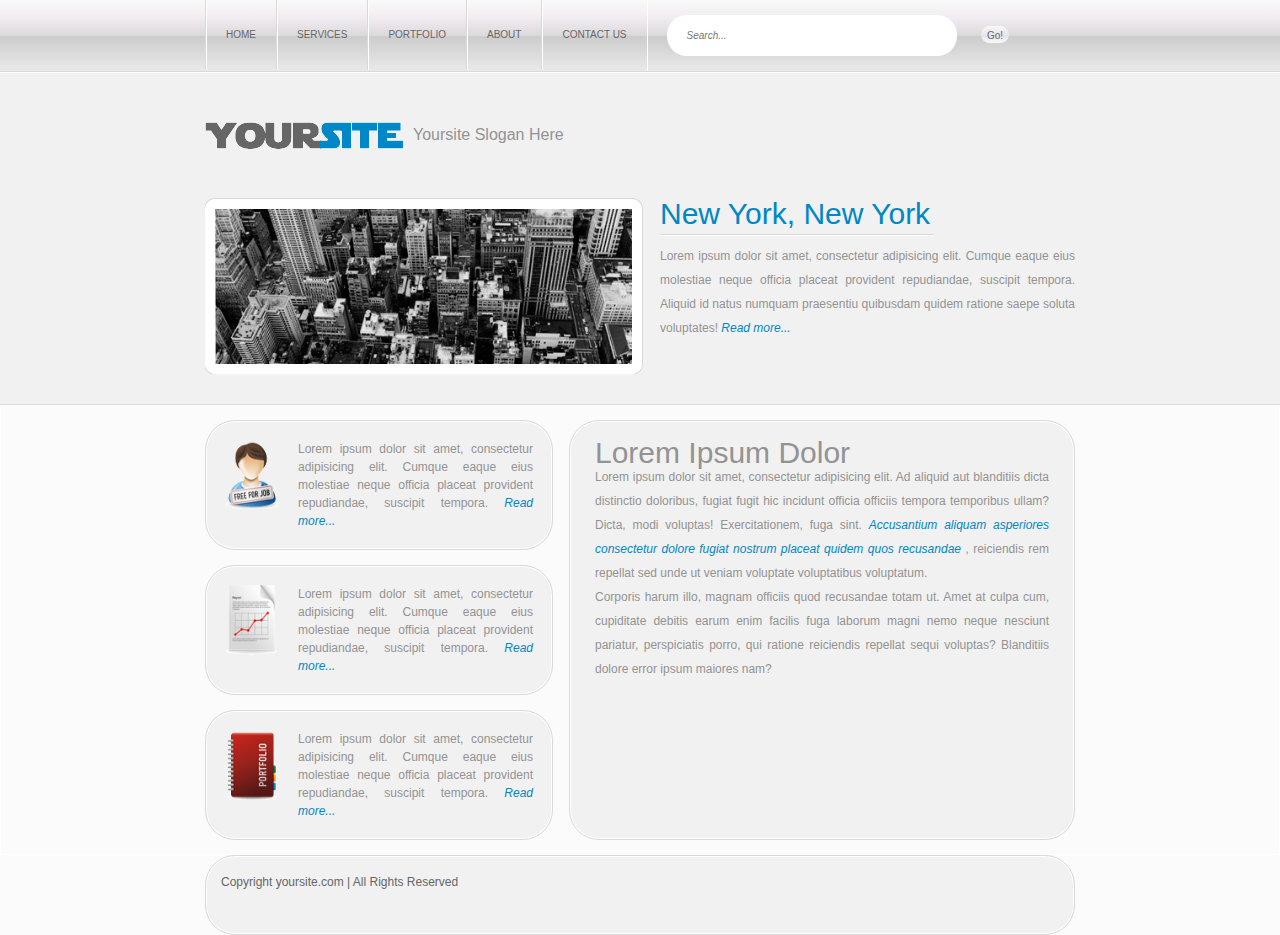
<file: new_york/index.html>
﻿<!DOCTYPE html>
<html lang="en">
<head>
    <meta charset="UTF-8">
    <link rel="stylesheet" href="styles/style.css">
    <link rel="stylesheet" href="styles/reset.css">
    <title>Your site</title>
</head>
<body>
<div class="wrapper_all">
    <header class="wrapper_header">
        <div class="center">
            <div class="wrapper_links">
                <span class="links">
                    <a href="">HOME</a>
                    <a href="">SERVICES</a>
                    <a href="">PORTFOLIO</a>
                    <a href="">ABOUT</a>
                    <a href="">CONTACT US</a>
                </span>
            </div>
            <form>
                <input class="inp" type="search" placeholder="Search...">
                <button><span class="go">Go!</span></button>
            </form>
        </div>
    </header>
    <div class="main_arclical">
        <div class="center">
            <div class="logo_slogan clearfix">
                <a href="#"><img class="logo" src="img/logo.png"></a>
                <span class="slogan">Yoursite Slogan Here</span>
            </div>
            <div class="content-wrapper">
                <img class="img_new_york" src="img/new_york.jpg">
                <div class="arctical_1-wrapper">
                    <h1 class="h_new_york">New York, New York</h1>
                    <hr class="line">
                    <p class="arctical_1">Lorem ipsum dolor sit amet, consectetur adipisicing elit. Cumque eaque eius
                        molestiae
                        neque officia placeat provident repudiandae, suscipit tempora. Aliquid id natus numquam
                        praesentiu
                        quibusdam quidem ratione saepe soluta voluptates!
                        <a class="read_more" href=""> Read more...</a>
                    </p>
                </div>
            </div>
        </div>
    </div>
    <div class="wrapper_main">
        <div class="center arctical-wrapper">
            <div class="aside">
                <div class="arctical_left">
                    <div>
                        <img class="img_small" src="img/1.png">
                    <span>Lorem ipsum dolor sit amet, consectetur adipisicing elit. Cumque eaque eius molestiae neque officia placeat provident repudiandae, suscipit tempora.
                        <a class="read_more" href=""> Read more...</a>
                    </span>
                    </div>
                </div>
                <div class="arctical_left">
                    <div>
                        <img class="img_small" src="img/2.png">
                    <span>Lorem ipsum dolor sit amet, consectetur adipisicing elit. Cumque eaque eius molestiae neque officia placeat provident repudiandae, suscipit tempora.
                        <a class="read_more" href=""> Read more...</a>
                    </span>
                    </div>
                </div>
                <div class="arctical_left">
                    <div>
                        <img class="img_small" src="img/3.png">
                    <span>Lorem ipsum dolor sit amet, consectetur adipisicing elit. Cumque eaque eius molestiae neque officia placeat provident repudiandae, suscipit tempora.
                        <a class="read_more" href=""> Read more...</a>
                    </span>
                    </div>
                </div>
            </div>
            <div class="arctical_2">
                <h1 class="h_lorem">Lorem Ipsum Dolor</h1>
                <p>Lorem ipsum dolor sit amet, consectetur adipisicing elit. Ad aliquid aut blanditiis dicta
                    distinctio doloribus, fugiat fugit hic incidunt officia officiis tempora temporibus ullam?
                    Dicta, modi voluptas! Exercitationem, fuga sint.
                    <span class="blue">Accusantium aliquam asperiores consectetur dolore fugiat nostrum placeat quidem quos recusandae</span>
                    , reiciendis rem repellat sed unde ut veniam voluptate voluptatibus voluptatum.</p>
                <p>Corporis harum illo, magnam officiis quod recusandae totam ut. Amet at culpa cum, cupiditate
                    debitis earum enim facilis fuga laborum magni nemo neque nesciunt pariatur, perspiciatis porro,
                    qui ratione reiciendis repellat sequi voluptas? Blanditiis dolore error ipsum maiores nam? </p>
            </div>
        </div>
    </div>
    <footer>
        <div class="foot center">
            <p>Copyright yoursite.com | All Rights Reserved</p>
        </div>
    </footer>
</div>
</body>
</html>
</file>
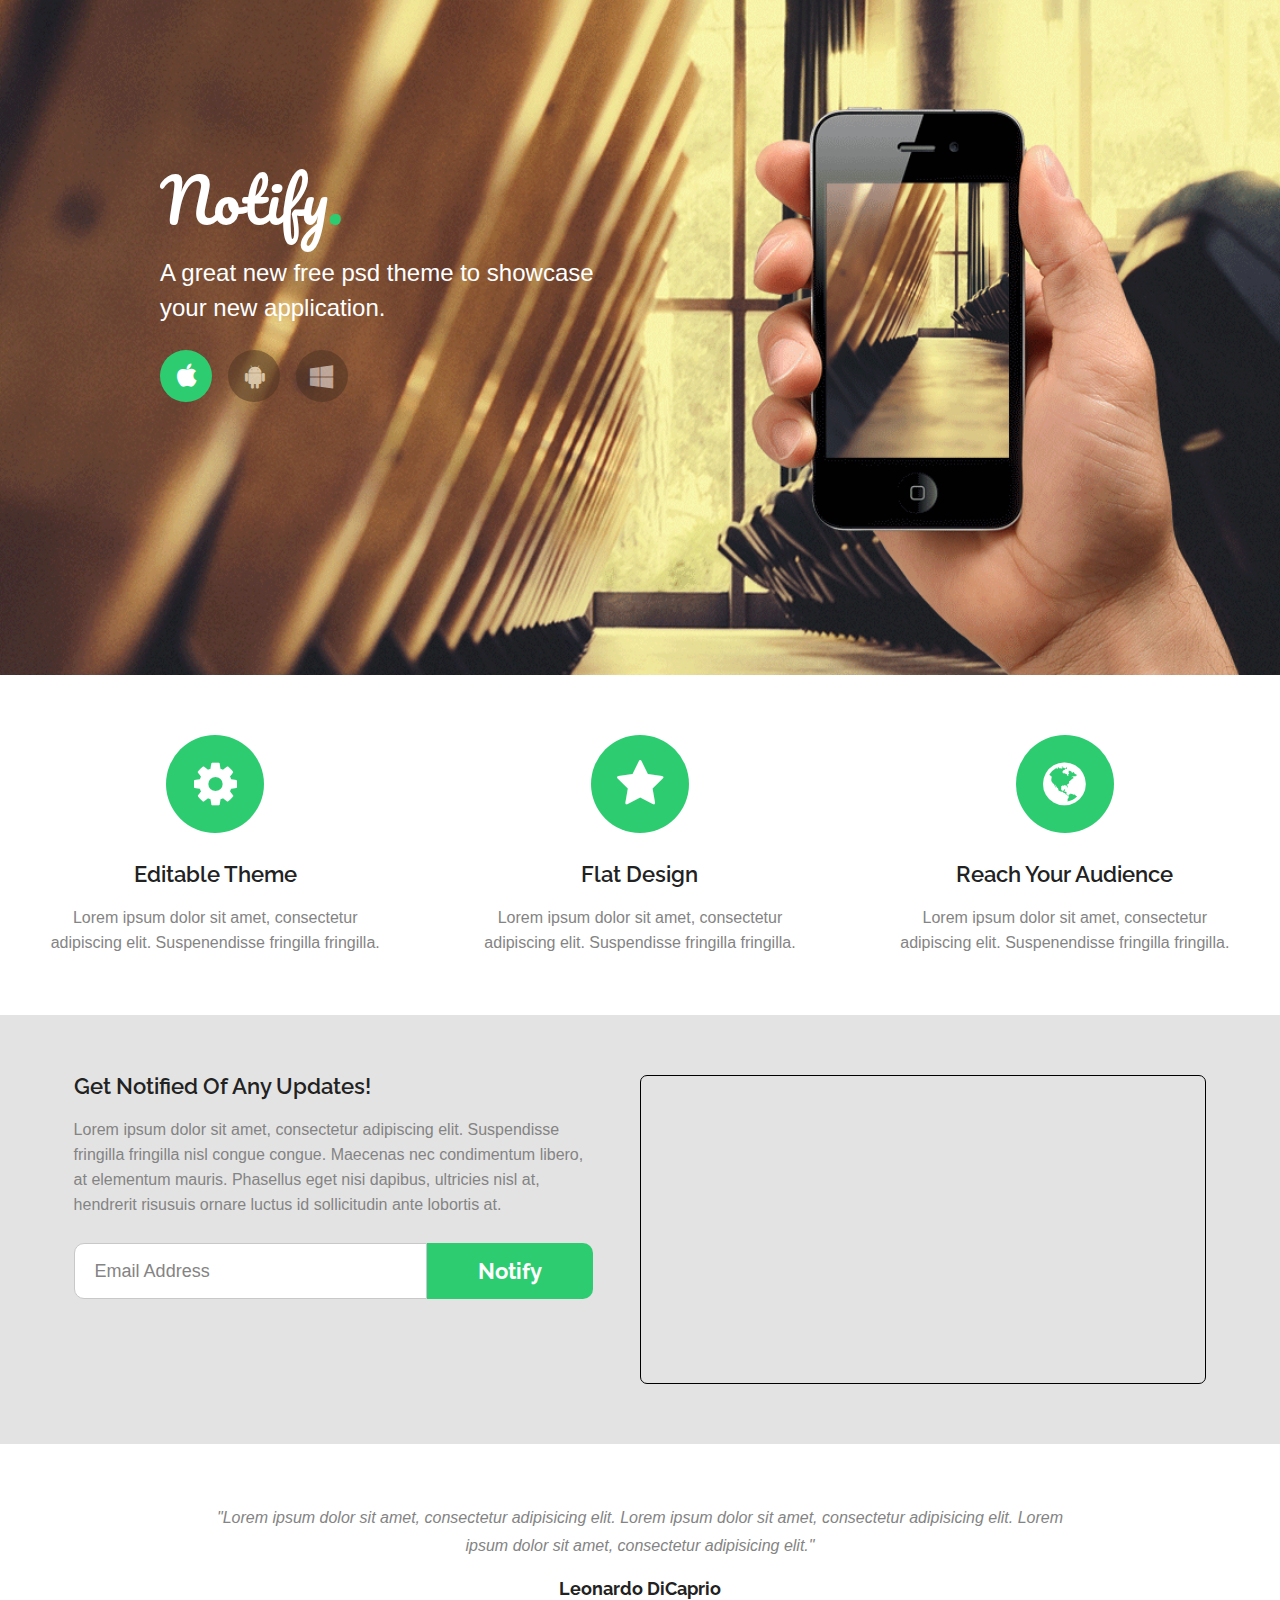
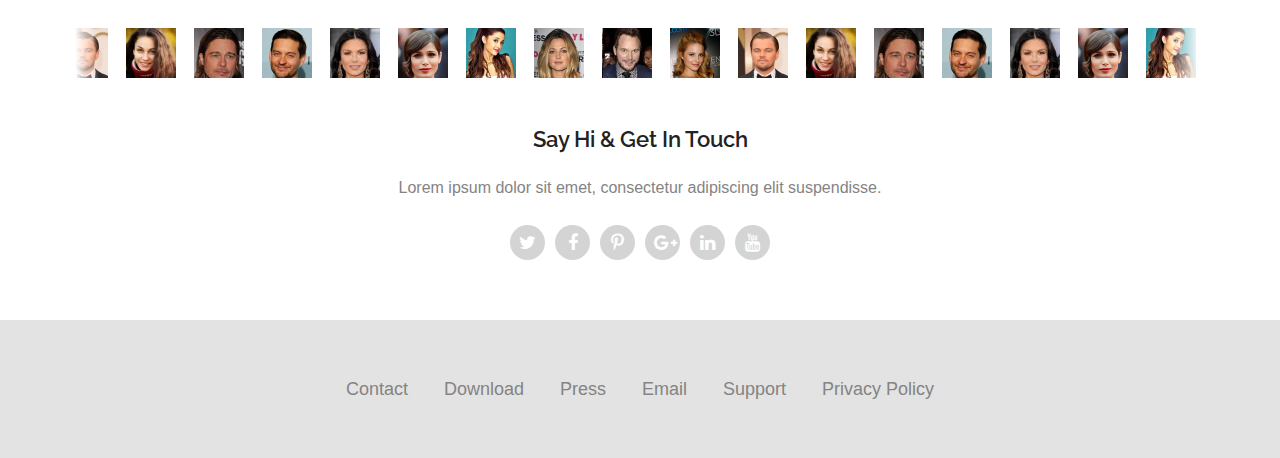
<file: notify/index.html>
<!DOCTYPE html>
<html lang="en">
<head>
    <meta charset="UTF-8">
    <meta name="viewport" content="width=device-width, initial-scale=1, maximum-scale=1, user-scalable=no">
    <title>Notify</title>
    <link rel="stylesheet" href="https://maxcdn.bootstrapcdn.com/font-awesome/4.6.1/css/font-awesome.min.css">
    <link href="https://fonts.googleapis.com/css?family=Pacifico" rel="stylesheet">
    <link href="https://fonts.googleapis.com/css?family=Raleway" rel="stylesheet">
    <link href="jquery.bxslider/jquery.bxslider.css" rel="stylesheet" />
    <link href="styles/reset.css" rel="stylesheet">
    <link href="styles/style.css" rel="stylesheet">
<body>
<div class="wrapper_all">
    <div class="header_bg">
        <header class="center header">
            <div class="content_header">
                <a href="#">
                    <span class="logo">notify</span><span class="logo dot">.</span>
                </a>
                <p class="slogan">
                    A great new free psd theme to showcase your new application.
                </p>
                <div class="wrapper_icons">
                    <a class="icon_bg active-link" href="#">
                        <i class="fa fa-apple icon" aria-hidden="true"></i>
                    </a>
                    <a class="icon_bg" href="#">
                        <i class="fa fa-android icon" aria-hidden="true"></i>
                    </a>
                    <a class="icon_bg" href="#">
                        <i class="fa fa-windows icon icon-window" aria-hidden="true"></i>
                    </a>
                </div>
            </div>
        </header>
    </div>
    <div class="content_bg">
        <div class="content center">
            <div class="column">
                <i class="fa fa-cog icon_big" aria-hidden="true"></i>
                <h3 class="h3">Editable Theme</h3>
                <p class="text">Lorem ipsum dolor sit amet, consectetur adipiscing elit. Suspenendisse fringilla
                    fringilla.</p>
            </div>
            <div class="column">
                <i class="fa fa-star icon_big" aria-hidden="true"></i>
                <h3 class="h3">Flat Design</h3>
                <p class="text">Lorem ipsum dolor sit amet, consectetur adipiscing elit. Suspendisse fringilla
                    fringilla.</p>
            </div>
            <div class="column">
                <i class="fa fa-globe icon_big" aria-hidden="true"></i>
                <h3 class="h3">Reach Your Audience</h3>
                <p class="text">Lorem ipsum dolor sit amet, consectetur adipiscing elit. Suspenendisse fringilla
                    fringilla.</p>
            </div>
        </div>
    </div>
    <div class="video_bg">
        <div class="center clearfix video_content_wrap">
            <div class="content_video">
                <h3 class="h3">Get Notified Of Any Updates!</h3>
                <p class="text">
                    Lorem ipsum dolor sit amet, consectetur adipiscing elit. Suspendisse fringilla fringilla nisl congue
                    congue. Maecenas nec condimentum libero, at elementum mauris. Phasellus eget nisi dapibus, ultricies
                    nisl at, hendrerit risusuis ornare luctus id sollicitudin ante lobortis at.
                </p>
                <form class="form_email">
                    <input type="email" class="email" placeholder="email address"/>
                    <input type="submit" class="button" value="notify"/>
                </form>
            </div>
            <div class="wrap_video">
                <iframe class="video" src="https://player.vimeo.com/video/22439234" frameborder="0"
                        webkitallowfullscreen mozallowfullscreen allowfullscreen></iframe>
            </div>
        </div>
    </div>
    <div class="quotes_bg">
        <div class="quotes_wrap center">
            <div class="quote_wrap text1">
                <p class="quote">"Lorem ipsum dolor sit amet, consectetur adipisicing elit. Lorem ipsum dolor sit amet,
                    consectetur adipisicing elit. Lorem ipsum dolor sit amet, consectetur adipisicing elit."</p>
                <p class="author">Leonardo DiCaprio</p>
            </div>
            <div class="quote_wrap text2 hidden">
                <p class="quote">"Lorem ipsum dolor sit amet, consectetur adipisicing elit. Lorem ipsum dolor sit amet,
                    consectetur adipisicing elit. Lorem ipsum dolor sit amet, consectetur adipisicing elit."</p>
                <p class="author">Cara Delevingne</p>
            </div>
            <div class="quote_wrap text3 hidden">
                <p class="quote">"Lorem ipsum dolor sit amet, consectetur adipisicing elit. Lorem ipsum dolor sit amet,
                    consectetur adipisicing elit. Lorem ipsum dolor sit amet, consectetur adipisicing elit."</p>
                <p class="author">Brad Pitt</p>
            </div>
            <div class="quote_wrap text4 hidden">
                <p class="quote">"Lorem ipsum dolor sit amet, consectetur adipisicing elit. Lorem ipsum dolor sit amet,
                    consectetur adipisicing elit. Lorem ipsum dolor sit amet, consectetur adipisicing elit."</p>
                <p class="author">Zayn Malik</p>
            </div>
            <div class="quote_wrap text5 hidden">
                <p class="quote">"Lorem ipsum dolor sit amet, consectetur adipisicing elit. Lorem ipsum dolor sit amet,
                    consectetur adipisicing elit. Lorem ipsum dolor sit amet, consectetur adipisicing elit."</p>
                <p class="author">Kendall Jenner</p>
            </div>
            <div class="quote_wrap text6 hidden">
                <p class="quote">"Lorem ipsum dolor sit amet, consectetur adipisicing elit. Lorem ipsum dolor sit amet,
                    consectetur adipisicing elit. Lorem ipsum dolor sit amet, consectetur adipisicing elit."</p>
                <p class="author">Rita Ora</p>
            </div>
            <div class="quote_wrap text7 hidden">
                <p class="quote">"Lorem ipsum dolor sit amet, consectetur adipisicing elit. Lorem ipsum dolor sit amet,
                    consectetur adipisicing elit. Lorem ipsum dolor sit amet, consectetur adipisicing elit."</p>
                <p class="author">Tyra Banks</p>
            </div>
            <div class="quote_wrap text8 hidden">
                <p class="quote">"Lorem ipsum dolor sit amet, consectetur adipisicing elit. Lorem ipsum dolor sit amet,
                    consectetur adipisicing elit. Lorem ipsum dolor sit amet, consectetur adipisicing elit."</p>
                <p class="author">Jamie-Lynn Sigler</p>
            </div>
            <div class="quote_wrap text9 hidden">
                <p class="quote">"Lorem ipsum dolor sit amet, consectetur adipisicing elit. Lorem ipsum dolor sit amet,
                    consectetur adipisicing elit. Lorem ipsum dolor sit amet, consectetur adipisicing elit."</p>
                <p class="author">Jamie Foxx</p>
            </div>
            <div class="quote_wrap text10 hidden">
                <p class="quote">"Lorem ipsum dolor sit amet, consectetur adipisicing elit. Lorem ipsum dolor sit amet,
                    consectetur adipisicing elit. Lorem ipsum dolor sit amet, consectetur adipisicing elit."</p>
                <p class="author">Emily Blunt</p>
            </div>
            <ul class="bxslider">
                <li class="wrap_img"><img class="img_slider img1" src="images/photo1.jpg" /></li>
                <li class="wrap_img"><img class="img_slider img2" src="images/photo2.jpg" /></li>
                <li class="wrap_img"><img class="img_slider img3" src="images/photo3.jpg" /></li>
                <li class="wrap_img"><img class="img_slider img4" src="images/photo4.jpg" /></li>
                <li class="wrap_img"><img class="img_slider img5" src="images/photo5.jpg" /></li>
                <li class="wrap_img"><img class="img_slider img6" src="images/photo6.jpg" /></li>
                <li class="wrap_img"><img class="img_slider img7" src="images/photo7.jpg" /></li>
                <li class="wrap_img"><img class="img_slider img8" src="images/photo8.jpg" /></li>
                <li class="wrap_img"><img class="img_slider img9" src="images/photo9.jpg" /></li>
                <li class="wrap_img"><img class="img_slider img10"src="images/photo10.jpg" /></li>
                <li class="wrap_img"><img class="img_slider img1" src="images/photo1.jpg" /></li>
                <li class="wrap_img"><img class="img_slider img2" src="images/photo2.jpg" /></li>
                <li class="wrap_img"><img class="img_slider img3" src="images/photo3.jpg" /></li>
                <li class="wrap_img"><img class="img_slider img4" src="images/photo4.jpg" /></li>
                <li class="wrap_img"><img class="img_slider img5" src="images/photo5.jpg" /></li>
                <li class="wrap_img"><img class="img_slider img6" src="images/photo6.jpg" /></li>
                <li class="wrap_img"><img class="img_slider img7" src="images/photo7.jpg" /></li>
                <li class="wrap_img"><img class="img_slider img8" src="images/photo8.jpg" /></li>
                <li class="wrap_img"><img class="img_slider img9" src="images/photo9.jpg" /></li>
                <li class="wrap_img"><img class="img_slider img10"src="images/photo10.jpg" /></li>
                <li class="wrap_img"><img class="img_slider img1" src="images/photo1.jpg" /></li>
                <li class="wrap_img"><img class="img_slider img2" src="images/photo2.jpg" /></li>
                <li class="wrap_img"><img class="img_slider img3" src="images/photo3.jpg" /></li>
                <li class="wrap_img"><img class="img_slider img4" src="images/photo4.jpg" /></li>
                <li class="wrap_img"><img class="img_slider img5" src="images/photo5.jpg" /></li>
                <li class="wrap_img"><img class="img_slider img6" src="images/photo6.jpg" /></li>
                <li class="wrap_img"><img class="img_slider img7" src="images/photo7.jpg" /></li>
                <li class="wrap_img"><img class="img_slider img8" src="images/photo8.jpg" /></li>
                <li class="wrap_img"><img class="img_slider img9" src="images/photo9.jpg" /></li>
                <li class="wrap_img"><img class="img_slider img10"src="images/photo10.jpg" /></li>
            </ul>
        </div>
    </div>
        <div class="center wrap_contact">
            <h3 class="h3">say hi & get in touch</h3>
            <p class="text">Lorem ipsum dolor sit emet, consectetur adipiscing elit suspendisse.</p>
            <div class="wrapper_socials">
                <a class="social" href="">
                    <i class="fa fa-twitter soc" aria-hidden="true"></i>
                </a>
                <a class="social" href="">
                    <i class="fa fa-facebook soc" aria-hidden="true"></i>
                </a>
                <a class="social" href="">
                    <i class="fa fa-pinterest-p soc" aria-hidden="true"></i>
                </a>
                <a class="social" href="">
                    <i class="fa fa-google-plus soc" aria-hidden="true"></i>
                </a>
                <a class="social" href="">
                    <i class="fa fa-linkedin soc" aria-hidden="true"></i>
                </a>
                <a class="social" href="">
                    <i class="fa fa-youtube soc" aria-hidden="true"></i>
                </a>
            </div>
        </div>
    <div class="footer_bg">
        <footer class="center footer">
            <nav class="wrapper_nav">
                <a class="nav" href="#">contact</a>
                <a class="nav" href="#">download</a>
                <a class="nav" href="#">press</a>
                <a class="nav" href="#">email</a>
                <a class="nav" href="#">support</a>
                <a class="nav" href="#">privacy policy</a>
            </nav>
        </footer>
    </div>
</div>
<script src="https://ajax.googleapis.com/ajax/libs/jquery/3.2.1/jquery.min.js"></script>
<script src="jquery.bxslider/jquery.bxslider.min.js"></script>
<script src="js/scripts.js"></script>
</body>
</html>
</file>
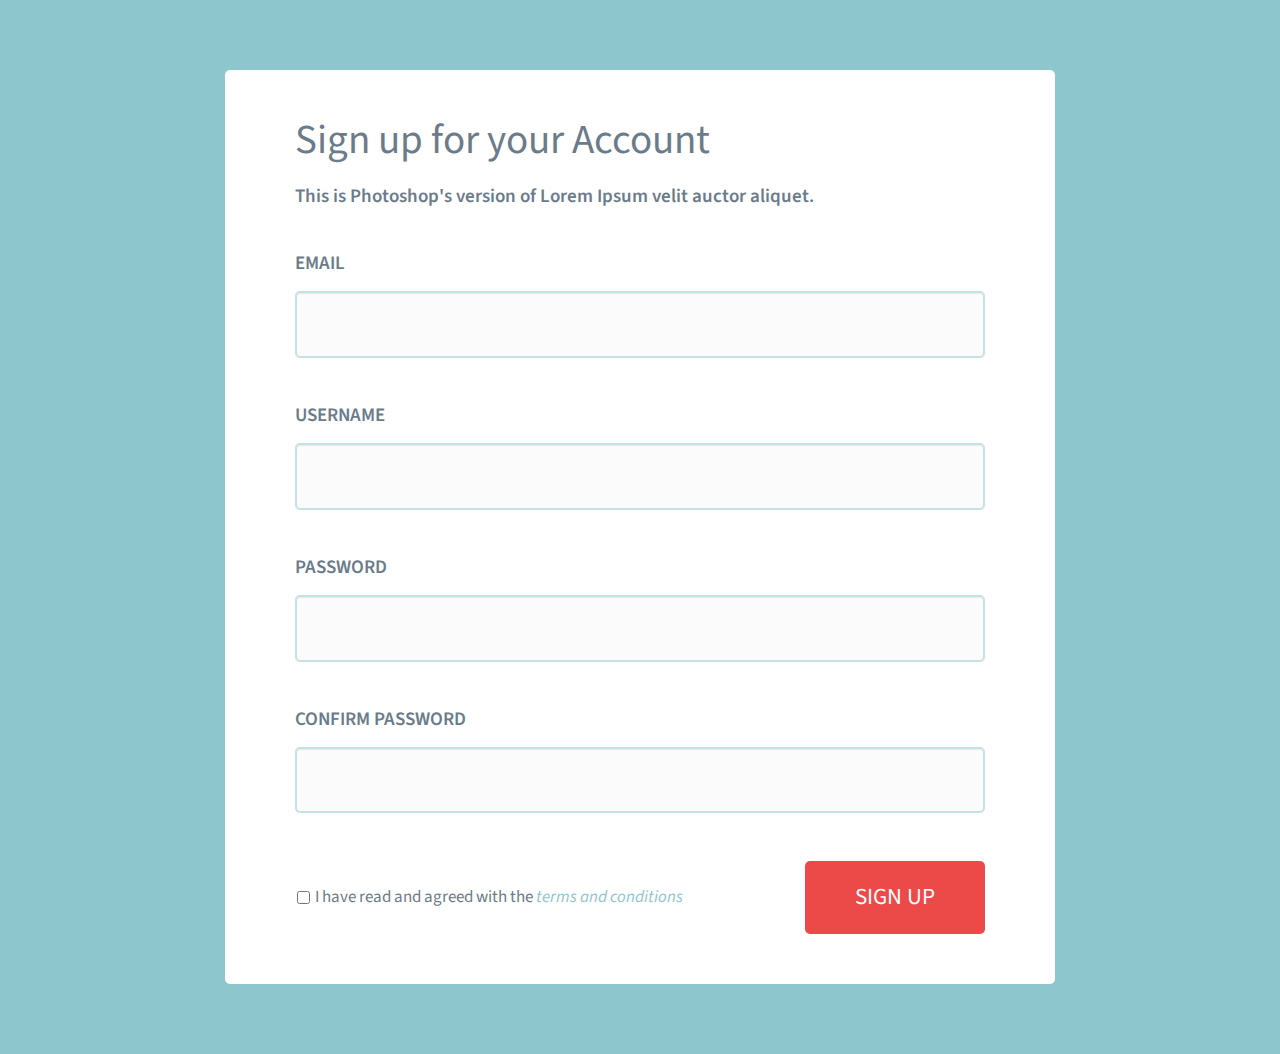
<file: registration_form_tamplate_bootstrap/index.html>
<!DOCTYPE html>
<html lang="en">
<head>
    <meta charset="UTF-8">
    <title>Registration</title>
    <link href="https://fonts.googleapis.com/css?family=Source+Sans+Pro" rel="stylesheet">
    <link rel="stylesheet" href="https://maxcdn.bootstrapcdn.com/bootstrap/3.3.7/css/bootstrap.min.css" integrity="sha384-BVYiiSIFeK1dGmJRAkycuHAHRg32OmUcww7on3RYdg4Va+PmSTsz/K68vbdEjh4u" crossorigin="anonymous">
    <link rel="stylesheet" href="styles/reset.css">
    <link rel="stylesheet" href="styles/style.css">
    </head>
<body>
<div class="container-fluid wrapper">
    <div class="row">
        <div class="form-wrap">
            <h3 class="formTitle">Sign up for your Account</h3>
            <span class="formSubTitle">This is Photoshop's version  of Lorem Ipsum velit auctor aliquet.</span>
            <form class="form">
                <div class="form-group inp-wrap">
                    <label class="labelName" for="exampleInputEmail1">Email</label>
                    <input type="email" class="form-control input" id="exampleInputEmail1">
                </div>
                <div class="form-group inp-wrap">
                    <label class="labelName" for="exampleInputName">username</label>
                    <input type="text" class="form-control input" id="exampleInputName">
                </div>
                <div class="form-group inp-wrap">
                    <label class="labelName" for="exampleInputPassword1">Password</label>
                    <input type="password" class="form-control input" id="exampleInputPassword1">
                </div>
                <div class="form-group inp-wrap">
                    <label class="labelName" for="exampleInputPassword2">confirm password</label>
                    <input type="password" class="form-control input" id="exampleInputPassword2">
                </div>

                <div class="checkbox inp-wrap checkbox-wrap">
                    <label class="labelName labelCheckbox">
                        <input class="inpCheckbox" type="checkbox">I have read and agreed with the
                        <a class="link" href="#">terms and conditions</a></label>
                </div>
                <button type="submit" class="btn btn-submit">sign up</button>

            </form>
        </div>
    </div>
</div>
<script src="https://ajax.googleapis.com/ajax/libs/jquery/3.2.1/jquery.min.js"></script>
<script src="https://maxcdn.bootstrapcdn.com/bootstrap/3.3.7/js/bootstrap.min.js" integrity="sha384-Tc5IQib027qvyjSMfHjOMaLkfuWVxZxUPnCJA7l2mCWNIpG9mGCD8wGNIcPD7Txa" crossorigin="anonymous"></script>
<script src="scripts/script.js"></script>
</body>
</html>
</file>
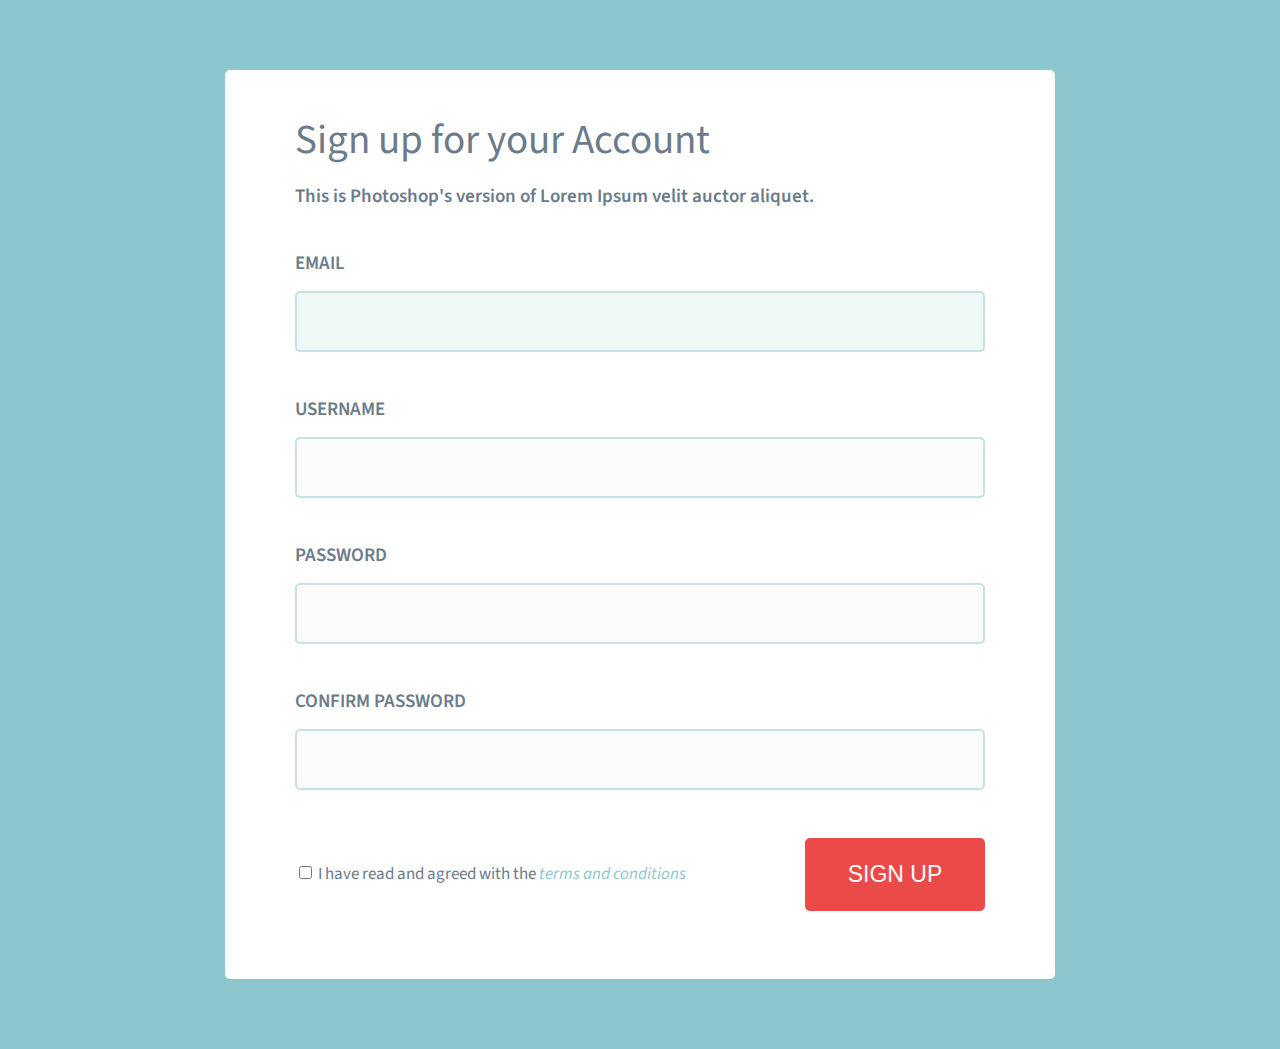
<file: registration_form_tamplate_jquery/index.html>
<!DOCTYPE html>
<html lang="en">
<head>
    <meta charset="UTF-8">
    <title>Registration</title>
    <link href="https://fonts.googleapis.com/css?family=Source+Sans+Pro" rel="stylesheet">
    <link rel="stylesheet" href="styles/reset.css">
    <link rel="stylesheet" href="styles/style.css">
    <script src="https://ajax.googleapis.com/ajax/libs/jquery/3.1.1/jquery.min.js"></script>
</head>
<body>
<div class="wrapper">
    <div class="regForm">
        <h3 class="formTitle">Sign up for your Account</h3>
        <span class="formSubTitle">This is Photoshop's version  of Lorem Ipsum velit auctor aliquet.</span>
        <form name="formReg" id="formReg" action="action.php" method="POST">
            <ul>
                <li><label class="label" for="email">email</label></li>
                <li><input class="input" name="email" type="email" id="email" value="" autofocus></li>
                <li><label class="label" for="name">username</label></li>
                <li><input class="input" name="name" type="text" id="name" value=""></li>
                <li><label class="label" for="password1">password</label></li>
                <li><input class="input" name="password1" type="password" id="password1" value=""></li>
                <li><label class="label" for="password2">confirm password</label></li>
                <li><input class="input" name="password2" type="password" id="password2" value=""></li>
                <li class="clearfix">
                    <input class="checkbox" name="checkbox" id="checkbox" type="checkbox" value="">
                    <label class="labelCheckbox" for="checkbox">I have read and agreed with the </label>
                    <a class="link" href="#">terms and conditions</a>
                    <input class="btn" type="submit" name="sign" value="sign up">
                </li>
            </ul>
        </form>
    </div>
</div>
<script src="scripts/script.js"></script>
</body>
</html>
</file>
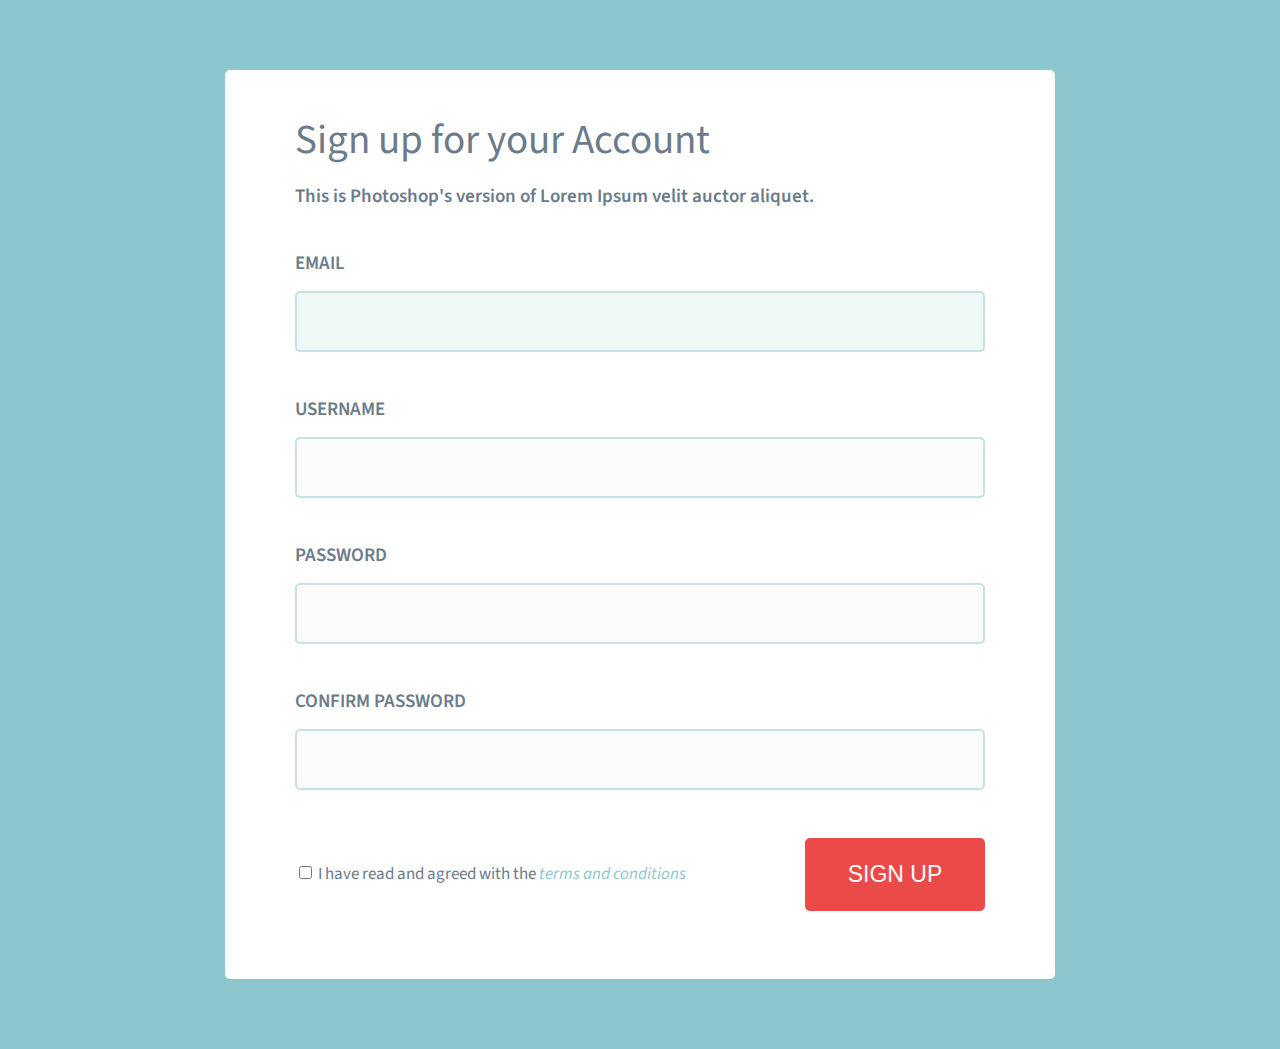
<file: registration_form_tamplate_js/index.html>
<!DOCTYPE html>
<html lang="en">
<head>
    <meta charset="UTF-8">
    <title>Registration</title>
    <link href="https://fonts.googleapis.com/css?family=Source+Sans+Pro" rel="stylesheet">
    <link rel="stylesheet" href="styles/reset.css">
    <link rel="stylesheet" href="styles/style.css">

</head>
<body>
<div class="wrapper">
    <div class="regForm">
        <h3 class="formTitle">Sign up for your Account</h3>
        <span class="formSubTitle">This is Photoshop's version  of Lorem Ipsum velit auctor aliquet.</span>
        <form name="formReg" id="formReg" action="action.php" method="POST">
            <ul>
                <li><label class="label" for="email">email</label></li>
                <li><input class="input" name="email" type="email" id="email" value="" autofocus></li>
                <li><label class="label" for="name">username</label></li>
                <li><input class="input" name="name" type="text" id="name" value=""></li>
                <li><label class="label" for="password1">password</label></li>
                <li><input class="input" name="password1" type="password" id="password1" value=""></li>
                <li><label class="label" for="password2">confirm password</label></li>
                <li><input class="input" name="password2" type="password" id="password2" value=""></li>
                <li class="clearfix">
                    <input class="checkbox" name="checkbox" id="checkbox" type="checkbox" value="">
                    <label class="labelCheckbox" for="checkbox">I have read and agreed with the </label>
                    <a class="link" href="#">terms and conditions</a>
                    <input class="btn" type="submit" name="sign" value="sign up">
                </li>
            </ul>
        </form>
    </div>
</div>
<script src="scripts/script.js"></script>
</body>
</html>
</file>
<file: blueasy/styles/style.css>
body {
    font-family: 'Segoe UI', 'Arial', sans-serif;
    font-size: 14px;
}

.main-bg {
    background: url("../images/bg.jpg");
    height: 80vh;
    background-size: cover;

}

.header-bg {
    background: rgba(53, 63, 70, 0.85);
    margin-bottom: 20%;
    position: relative;
}

.header {
    max-width: 1170px;
    margin: 0 auto;
    padding: 65px 0;

}

.logo {
    color: #fff;
    text-transform: uppercase;
    font-weight: 700;
    font-size: 30px;
}

.logo span {
    color: #4bcaff;
}

.nav {
    float: right;
    font-size: 0;
}

.nav-item {
    display: inline-block;
    font-size: 14px;
    font-weight: 700;
    text-transform: uppercase;
    color: #fff;
    padding: 11px 16px;
    margin-left: 15px;
    border: 2px solid transparent;
    transition: all 0.3s;
}

.nav-item:hover,
.nav-item.active {
    border: 2px solid #4bcaff;
    color: #4bcaff;
}

.nav-item:first-child {
    margin: 0;
}

.main-title {
    max-width: 985px;
    margin: 0 auto 10px;
    text-align: center;
    font-size: 42px;
    font-weight: 100;
    text-transform: uppercase;
    color: #fff;
    background: rgba(53, 63, 70, 0.85);
    padding: 5px 7px 7px;
}

.m-main-title_width {
    max-width: 700px;
}

.services {
    background: #4bcaff;
    color: #fff;
}

.section-inner {
    max-width: 1170px;
    margin: 0 auto;
    padding: 80px 0;
}

.section-title {
    position: relative;
    text-transform: uppercase;
    font-weight: 100;
    font-size: 30px;
    padding-bottom: 10px;
    margin-bottom: 40px;
}

.section-title:before {
    content: '';
    position: absolute;
    height: 2px;
    width: 45px;
    bottom: 0;
    left: 0;
    background: #fff;
}

.section-row {
    font-size: 0;
    margin: 0 -1%;
}

.section-col {
    width: 23%;
    margin: 0 1% 20px;
    display: inline-block;
}

.services-img {
    margin-bottom: 25px;
}

.services-title {
    font-size: 24px;
    margin-bottom: 20px;
    text-transform: uppercase;
    font-weight: 600;
}

.services-content {
    font-size: 12px;
    line-height: 16px;
}

.portfolio .section-title:before {
    background: #515f67;
}

.portfolio-item {
    position: relative;
}

.portfolio-item img {
    width: 100%;
}

.portfolio-item:before {
    content: '';
    position: absolute;
    left: 0;
    right: 0;
    top: 0;
    bottom: 0;
    background: rgba(53, 63, 70, 0.85);
    opacity: 0;
    transition: all 0.3s;
}

.portfolio-item span {
    position: absolute;
    font-size: 72px;
    font-weight: 100;
    color: #fff;
    left: 43%;
    top: 34%;;
    opacity: 0;
    transition: all 0.3s;
}

.portfolio-item:hover:before,
.portfolio-item:hover span {
    opacity: 1;
}

.video {
    background: #515f67;
    color: #fff;
}

.video-row {
    font-size: 0;
    margin: 0 -3%;
    display: flex;
    justify-content: space-between;
    align-items: center;
}

.video-col {
    font-size: 14px;
    width: 44%;
    margin: 0 3%;
}

.video-col p {
    padding-bottom: 35px;
}

.video-btn {
    color: #353f46;
    text-transform: uppercase;
    font-weight: 600;
    padding: 18px 38px;
    border: 2px solid #353f46;
    background: transparent;
}

.video-btn:hover {
    color: #4bcaff;
    border: 2px solid #4bcaff;
}

.video-item {
    width: 100%;
    height: 300px;
}

.twitter {
    background: #4bcaff;
    color: #fff;
}

.twitter-row {
    display: flex;
    justify-content: space-between;
}

.fa-twitter {
    font-size: 30px;
}

.twitter-row p {
    font-size: 28px;
    font-weight: 100;
    line-height: 45px;
}

.twitter-row span {
    font-weight: 400;
}

.john {
    background: url("../images/john-bg.jpg");
    background-size: cover;
    color: #fff;
}

.john-row {
    font-size: 0;
    margin: 0 -3%;
}

.john-col {
    display: inline-block;
    font-size: 14px;
    line-height: 20px;
    width: 44%;
    margin: 0 3%;
    vertical-align: top;
}

.john-col p {
    margin-bottom: 30px;
}

.social-wrapper {
    display: flex;
    justify-content: flex-start;
}

.social {
    display: flex;
    justify-content: center;
    align-items: center;
    width: 60px;
    height: 60px;
    border: 2px solid #fff;
    margin-right: 22px;
    color: #fff;
}

.social:last-child {
    margin-right: 0;
}

.social:hover {
    border: 2px solid #4bcaff;
    color: #4bcaff;
}
.social i {
    font-size: 30px;
}

.test {
    background: #ffffff;
    color: #515f67;
}

.test .section-title:before {
    background: #515f67;
}

.test-row {
    display: flex;
    justify-content: space-between;
}

.test-col i {
    font-style: italic;
    font-size: 40px;
}

.test-text-wrapper p {
    font-size: 28px;
    font-weight: 100;
    line-height: 40px;
}

.test-text-wrapper span {
    display: block;
    margin-top: 25px;
    font-size: 14px;
    font-weight: 600;
    color: #4bcaff;
}

.contact-form {
    background: url("../images/form-bg.jpg");
    background-size: cover;
    color: #fff;
}

.form-row {
    font-size: 0;
    margin: 0 -3%;
}

.form-col {
    display: inline-block;
    font-size: 14px;
    width: 44%;
    margin: 0 3%;
    vertical-align: top;
}

.form-item {
    display: block;
    margin-bottom: 30px;
}

.form-item span {
    display: block;
    text-transform: uppercase;
    font-weight: 700;
    margin-bottom: 5px;
}

.form-input {
    display: block;
    background: transparent;
    border: 2px solid #fff;
    font-size: 18px;
    padding: 8px 20px;
    width: 100%;
    resize: none;
}

textarea.form-input {
    min-height: 100px;
}

.mobile-nav-wrapper {
    display: none;
}

.form-col p {
    font-weight: 600;
    color: #fff;
    line-height: 20px;
    margin-bottom: 35px;
}

.form-col span {
    display: block;
    font-weight: 600;
    color: #fff;
    line-height: 20px;
}

.form-btn {
    background: #4bcaff;
    width: 370px;
    height: 60px;
    margin-top: 40px;
    border: 2px solid transparent;
    text-transform: uppercase;
    font-size: 14px;
    font-weight: 600;
    color: #fff;
    cursor: pointer;
}

.form-btn:hover {
    border: 2px solid #fff;
}

.footer-bg {
    background: #353f47;
}

.footer {
    max-width: 1170px;
    margin: 0 auto;
    padding: 65px 0;
}

.footer-row {
    display: flex;
    justify-content: space-between;
    /*margin: 0 -3%;*/
}

.footer-col {
    display: inline-block;
    font-size: 12px;
    color: #515f67;
    /*margin: 0 3%;*/
    vertical-align: top;
}

.footer-col li {
    display: inline-block;
}

.footer-col li:after {
    content: "|";
    margin: 0 5px;
}

.footer-col li:last-child:after {
    content: "";
}

.footer-nav-item {
    text-transform: uppercase;
    font-size: 12px;
    color: #515f67;
}

.footer-nav-item:hover {
    color: #4bcaff;
}

.mobile-btn {
    display: block;
    width: 40px;
    padding: 10px;
    border: 1px solid #4bcaff;
    cursor: pointer;
}

.mobile-btn span {
    display: block;
    position: relative;
    height: 2px;
    background: #4bcaff;
    margin: 6px 0;
}

.mobile-btn span:before,
.mobile-btn span:after {
    content: '';
    position: absolute;
    height: 2px;
    width: 100%;
    background: #4bcaff;
}

.mobile-btn span:before {
    top: -6px;
}

.mobile-btn span:after {
    bottom: -6px;
}

.mobile-nav {
    width: 100%;
    position: absolute;
    top: 116px;
    left: 0;
    display: none;
}

.mobile-nav-item {
    display: block;
    color: #515f67;
    background: #fff;
    border-bottom: 1px solid #515f67;
    padding: 14px 0;
    font-size: 18px;
    text-align: center;
    text-transform: uppercase;
}

@media screen and (max-width: 1220px) {
    .header {
        padding: 40px 20px;
    }

    .section-inner {
        padding: 60px 50px;
    }

    .footer {
        padding: 40px 20px;
    }
}

@media screen and (max-width: 1024px) {
    .main-title {
        font-size: 35px;
    }
}

@media screen and (max-width: 780px) {
    .header-bg {
        margin-bottom: 10%;
    }
    .section-col {
        width: 48%;
    }

    .video-row {
        flex-direction: column;
        margin: 0;
    }

    .video-col {
        width: 100%;
        margin-bottom: 30px;
    }

    .video-col:last-child {
        margin-bottom: 0;
    }

    .john-row {
        margin: 0;
    }

    .john-col {
        display: block;
        width: 100%;
        margin: 0;
    }

    .form-col {
        width: 100%;
        margin: 0 0 20px;
    }

    .form-row {
        margin: 0;
    }

    .nav {
        display: none;
    }

    .mobile-nav-wrapper {
        display: block;
    }

    .logo {
        float: left;
    }

    .mobile-btn {
        float: right;
    }

    .main-title {
        font-size: 24px;
    }
}

@media screen and (max-width: 520px) {
    .header-bg {
        margin-bottom: 30%;
    }
    .section-col {
        width: 100%;
        margin: 0 0 30px;
    }

    .john-col p {
        margin-bottom: 20px;
    }

    .social {
        width: 50px;
        height: 50px;
    }

    .form-btn {
        width: 200px;
    }
}

@media screen and (max-width: 385px) {
    .video-item {
        height: 100%;
    }

    .twitter-row p {
        font-size: 20px;
        line-height: 40px;
    }
    .social {
        margin: 5px;
        width: 40px;
        height: 40px;
    }
    .social i{
        font-size: 20px;
    }
    .test-col i {
        font-size: 18px;
    }
    .test-text-wrapper p {
        font-size: 24px;
    }
    .footer-col {
        font-size: 10px;
    }
    .footer-nav-item {
        font-size: 10px;
    }
}
</file>
<file: design_studios/styles/style.css>
@font-face {
    font-family: "MyriadProRegular";
    src: url("../fonts/MyriadPro-Regular.ttf");
    font-weight: normal;
    font-style: normal;
}

.wrapper-all {
    max-width: 1100px;
    margin: 0 auto;
    background: #333333;
    font-family: "MyriadProRegular", sans-serif;
}

/*-------------------HEADER----------------------------*/
.header {
    background: #333333;
}

.header-content {
    display: flex;
    justify-content: space-between;
    max-width: 988px;
    margin: 0 auto;
    padding: 37px 0;
    font-size: 0;
}

.logo-wrapper {
    margin-left: 13px;
}

.logo {
    font-size: 60px;
    color: #eeeeee;
    text-transform: capitalize;
    letter-spacing: -2px;
}

/*-----mobile menu------*/
.mobile-nav-wrapper {
    display: none;
}

.mobile-btn {
    display: block;
    width: 40px;
    padding: 10px;
    border: 1px solid #fff;
    cursor: pointer;
}

.mobile-btn span {
    display: block;
    position: relative;
    height: 2px;
    background: #fff;
    margin: 6px 0;
}

.mobile-btn span:before,
.mobile-btn span:after {
    content: '';
    position: absolute;
    height: 2px;
    width: 100%;
    background: #fff;
}

.mobile-btn span:before {
    top: -6px;
}

.mobile-btn span:after {
    bottom: -6px;
}

.mobile-nav {
    width: 100%;
    position: absolute;
    top: 116px;
    left: 0;
    display: none;
}

.mobile-nav-item {
    display: block;
    background: #fff;
    border-bottom: 1px solid #515f67;
    padding: 14px 0;
    font-size: 18px;
    text-align: center;
    text-transform: uppercase;
}

.mobile-nav-item a {
    color: #515f67;
}

/*-----mobile menu end------*/

.menu_wrapper {
    margin-top: 35px;
    margin-right: 11px;
}

.menu-item {
    display: inline-block;
    font-size: 0;
}

.menu-item:after {
    content: "|";
    padding: 0 9px;
    font-size: 16px;
    color: #eeeeee;
}

.menu-item:last-child:after {
    content: "";
    padding: 0;
}

.menu-item a {
    font-size: 17px;
    color: #eeeeee;
    text-transform: capitalize;
}

.menu-item a:hover {
    color: #0f94c9;
}

/*--------------------SECTION DESCRIPTION-------------------------------*/
.section-wrapper {
    background: #ffffff;
}

.content-wrapper {
    max-width: 969px;
    margin: 0 auto;
    padding-top: 60px;
}

.description {
    padding-left: 3px;
}

.head-description {
    font-size: 0;
}

.h1-description {
    font-size: 60px;
    font-weight: 900;
    color: #333333;
    text-transform: capitalize;
}

.h1-description-amp {
    color: #00bff3;
}

.h2-description {
    font-size: 50px;
    color: #bbbbbb;
    text-transform: capitalize;
    letter-spacing: -2px;
}

.text-description {
    border-top: 3px dotted #cccccc;
    border-bottom: 3px dotted #cccccc;
    padding: 27px 0 31px 3px;
    margin: 35px 0 45px 0;

    font-size: 32px;
    color: #555555;
    line-height: 42px;
    letter-spacing: -0.25px;
}

.text-description-bold {
    font-weight: 600;
}

/*--------------------SECTION COLUMNS-------------------------------*/
.columns {
    display: flex;
    justify-content: space-between;
    padding-bottom: 55px;
}

.col {
    display: flex;
    flex-direction: column;
    align-items: center;
    justify-content: space-between;
    background: #00aeef;
    box-shadow: 3px 3px 3px rgba(122, 122, 122, 0.5);
    padding: 23px 30px;
    color: #ffffff;
    width: 222px;
    height: 345px;
}

.h3-col {
    font-size: 32px;
    padding-bottom: 15px;
    border-bottom: 2px dotted #ffffff;
}

.text-col {
    padding-top: 15px;
    text-align: center;
    font-size: 14px;
    line-height: 20px;
}

.button-col {
    display: inline-block;
    padding: 10px;
    background: #0076a3;
    box-shadow: inset 0 0 5px #195c74;
    max-width: 155px;
    text-align: center;
    text-transform: uppercase;
    font-size: 13px;
}

/*--------------------SECTION ADDITIONAL INFO-------------------------------*/
.additional-info {
    display: flex;
    justify-content: space-between;
    padding: 33px 0;
    border-top: 3px dotted #cccccc;
}

/*-----------clients---------------*/
.clients-wrapper {
    padding: 0 30px 0 3px;
    border-right: 3px dotted #cccccc;
    color: #555555;
    width: 50%;
}

.h-add {
    text-transform: capitalize;
    font-size: 24px;
    color: #555555;
}

.client {
    display: flex;
    justify-content: space-between;
    margin-top: 20px;
    margin-bottom: 20px;
    font-size: 14px;
}

.photo-client {
    margin-right: 23px;
    vertical-align: middle;
    width: 85px;
    height: 85px;
}

.quote-wrapper {

}

.quote {
    line-height: 20px;
}

.author {
    display: block;
    margin: 15px 0 5px 0;
    font-weight: 600;
    font-size: 14px;
}

.work {
    display: block;
    color: #00aeef;
}

/*-----------features----------------*/
.feature-wrapper {
    padding: 0 0 0 50px;
    color: #555555;
    width: 50%;
}

.h-sub-add {
    margin-top: 17px;
    text-transform: capitalize;
    font-size: 20px;
    color: #888888;
}

.img-add {
    width: 100%;
    margin: 10px 0 15px 0;
    border: 1px solid #cccccc;
    box-shadow: 3px 3px 3px rgba(122, 122, 122, 0.5);
}

.text-add {
    line-height: 20px;
    font-size: 14px;
    color: #555555;
}

.link-add {
    display: inline-block;
    margin-top: 10px;
    text-transform: capitalize;
    color: #00aeef;
    font-size: 14px;
}

/*-------------------FOOTER----------------------------------------------*/
.footer {

}

.footer-content {
    max-width: 969px;
    margin: 0 auto;
    border-top: 3px dotted #cccccc;
}

.text-footer {
    display: inline-block;
    margin: 18px 0;
    font-size: 16px;
    color: #888888;
}

/*---------------------------MEDIA SCREEN-----------------------------------------*/
@media screen and (max-width: 1000px) {
    .section-wrapper {
        padding: 0 20px;
    }

    .header {
        padding: 0 20px;
    }
}

@media screen and (max-width: 960px) {
    .columns {
        max-width: 70%;
        margin: 0 auto;
        display: flex;
        flex-wrap: wrap;
        justify-content: space-around;
    }

    .col {
        margin-bottom: 20px;
    }

    .h1-description {
        font-size: 50px;
    }

    .h2-description {
        font-size: 40px;
    }
}

@media screen and (max-width: 870px) {
    .header-content {
        flex-direction: column;
        justify-content: space-around;
    }

    .menu_wrapper {
        margin-left: 13px;
    }
}

@media screen and (max-width: 768px) {
    .h1-description {
        font-size: 45px;
    }

    .h2-description {
        font-size: 35px;
    }

    .text-description {
        font-size: 25px;
    }

    .columns {
        max-width: 90%;
    }
}

@media screen and (max-width: 680px) {
    .additional-info {
        flex-direction: column;
    }

    .clients-wrapper {
        width: 100%;
        padding: 0 0 20px 0;
        margin: 0 0 30px 0;
        border-right: none;
        border-bottom: 3px dotted #cccccc;
    }

    .feature-wrapper {
        width: 100%;
        padding: 0;
    }
}

@media screen and (max-width: 500px) {
    .header-content {
        flex-direction: row;
        align-items: center;
    }

    .logo {
        font-size: 45px;
    }

    .h1-description {
        font-size: 40px;
    }

    .h2-description {
        font-size: 30px;
    }

    .text-description {
        font-size: 22px;
    }

    .text-description {
        line-height: 30px;
    }

    .menu_wrapper {
        display: none;
    }

    .mobile-nav-wrapper {
        display: block;
    }

    .mobile-btn {
        margin-left: 20px;
    }

    .main-title {
        font-size: 24px;
    }

    .text-footer {
        font-size: 13px;
    }

}

@media screen and (max-width: 385px) {
    .logo-wrapper {
        margin-left: 0;
    }

    .logo {
        font-size: 35px;
    }

    .h3-col {
        font-size: 30px;
    }

    .text-footer {
        font-size: 11px;
    }
}
</file>
<file: front-end_test/styles/style.css>
.wrapper-page {
    background: #f6ffe6;
}

.page {
    min-width: 360px;
    max-width: 720px;
    margin: 0 auto;
    padding: 24px 20px 20px 20px;
    font: 14px "Arial", sans-serif;
    color: #333333;
    background: #fff;
}

.person-photo_layout {
    float: left;
    margin: 0 8px 0 4px;
}

.person-photo__img {
    width: 120px;
}

.person-info__name {
    font-size: 16px;
    font-weight: 600;
    text-transform: capitalize;
}

.person-info__name_layout {
    padding: 8px 0 5px;
}

.person-info__position {
    font-size: 12px;
    color: #808080;
}

.person-info__position:first-letter {
    text-transform: capitalize;
}

.person-phrase {
    background: #fffbc8;
    border: 1px solid #cbc6bb;
    border-radius: 5px;
    padding: 9px 9px 9px 30px;
    line-height: 18px;
}

.person-phrase_layout {
    margin: 7px 0 0 100px;
}

.table {
    width: 71%;
    line-height: 26px;
    position: relative;
}

.table_layout {
    float: right;
    margin-top: -5px;
}

.table:before {
    content: "";
    position: absolute;
    height: 76px;
    width: 1px;
    background: #b2b2b2;
    opacity: 0.5;
    left: 0;
    top: 42px;
}

th:first-child, td:first-child {
    width: 67%;
}

.count {
    text-align: center;
    font-weight: 600;
}

.head-row {
    border-bottom: 1px solid #cbc6bb;
}

.progress-scale {
    position: relative;
    padding-left: 7px;
    z-index: 9999;
}

.progress-scale:before {
    content: "";
    position: absolute;
    top: 1px;
    left: 0;
    background: #3CB305;
    opacity: 0.4;
    width: 100%;
    height: 24px;
    z-index: -1;
    border-radius: 0 2px 2px 0;
}

.progress-scale_tour.progress-scale:before {
    width: 25%;
    background: #30B6EE;
    opacity: 0.4;
}

.progress-scale_hotel.progress-scale:before {
    width: 17%;
    background: #30B6EE;
    opacity: 0.4;
}

.empty-row {
    height: 15px;
}

.foot-row {
    font-weight: 600;
    font-size: 16px;
    line-height: 44px;
    border-top: 1px solid #cbc6bb;
}

.comments_layout {
    margin-top: 10px;
}

.comments-head_layout {
    margin-bottom: 14px;
}

.comments-head {
    font-size: 0;
}

.comments-head-nav {
    display: inline-block;
}

.comments-head-nav__last-comments {
    display: inline-block;
    font-weight: 600;
    font-size: 16px;
}

.comments-head-nav__last-comments:first-letter {
    text-transform: capitalize;
}

.comments-head-nav__last-comments_layout {
    margin-right: 7px;
}

.comments-head-nav__all-comments {
    display: inline-block;
    font-size: 14px;
    color: #005DA1;
    text-decoration: underline;
}

.comments-head-nav__all-comments:first-letter {
    text-transform: capitalize;
}

.response {
    float: right;
    position: relative;
    top: 3px;
}

.likes {
    display: inline-block;
    position: relative;
}

.likes_layout {
    padding-left: 16px;
}

.likes:before {
    content: "";
    position: absolute;
    left: 0;
    top: -1px;
    width: 15px;
    height: 15px;
    border: none;
    background: url(../images/sprite.png);
    background-position: -11px -11px;
}

.response__count {
    font-size: 12px;
}

.messages {
    display: inline-block;
    position: relative;
    margin-left: 18px;
}

.messages_layout {
    padding-left: 16px;
}

.messages:before {
    content: "";
    position: absolute;
    left: 0;
    top: -1px;
    width: 15px;
    height: 15px;
    border: none;
    background: url(../images/sprite.png);
    background-position: -44px -11px;
}

.comment_layout {
    margin-bottom: 17px;
}

.comment__name {
    font-size: 14px;
    font-weight: 600;
}

.comment__name_layout {
    margin-right: 5px;
}

.comment__date {
    font-size: 11px;
}

.comment__text {
    position: relative;
    background: #F2FBFF;
    border: 1px solid #CFCFCF;
    padding: 15px 20px 12px;
    line-height: 19px;
}

.comment__text_layout {
    margin-top: 11px;
}

.comment__text:before {
    content: "";
    position: absolute;
    width: 0;
    height: 0;
    top: -12px;
    left: 21px;
    border: 12px solid transparent;
    border-bottom-color: #CFCFCF;
    border-top: 0;
    border-left: 0;
}

.comment__text:after {
    content: "";
    position: absolute;
    width: 0;
    height: 0;
    top: -9px;
    left: 22px;
    border: 10px solid transparent;
    border-bottom-color: #F2FBFF;
    border-top: 0;
    border-left: 0;
}

.arrow {
    position: absolute;
    width: 0;
    height: 0;
    top: -10px;
    left: 20px;
    border: 10px solid transparent;
    border-bottom-color: #F2FBFF;
    border-top: 0;
    border-left: 0;
}

.create-comments {
    background: #F2F2F2;
    padding: 30px 20px;
    min-width: 360px;
    max-width: 720px;
    margin: 0 auto;
}

.create-comments-form__textarea {
    width: 100%;
    height: 64px;
    border: 1px solid #A9A9A9;
    border-radius: 3px;
    padding: 5px 10px;
    font: 14px "Arial", sans-serif;
    color: #333333;
    line-height: 19px;
}

.create-comments-form__submit {
    width: 280px;
    height: 40px;
    font: 16px "PT Sans", sans-serif;
    font-weight: 600;
    background: #FDD639;
    border: none;
    border-radius: 20px;
    cursor: pointer;
}

.create-comments-form__submit_layout {
    display: block;
    margin: 24px auto 0;

}

#new_comment {
    display: none;
}

@media screen and (max-width: 490px) {
    .person {
        margin-bottom: 15px;
    }
}

@media screen and (max-width: 450px) {
    .table {
        width: 80%;
    }

    .create-comments-form__textarea {
        height: 100px;
    }

    .messages {
        margin-left: 5px;
    }
}
</file>
<file: golden/styles/style.css>
.wrapper {
    position: relative;
    font-family: "Arial", sans-serif;
}

.header {
    position: absolute;
    top: 20px;
    width: 100%;
    background: transparent;
}

.container {
    max-width: 1070px;
    margin: 0 auto;
}

.container-header {
    padding: 20px 60px 20px 70px;
}

.logo {
    float: left;
}

.nav {
    float: right;
    font-size: 0;
}

.nav li {
    display: inline-block;
    padding: 10px 20px;
}

.nav li a {
    font-size: 14px;
    text-transform: uppercase;
    color: #fff;
}

.nav li a:hover {
    color: #fed136;
}

.home {
    background: url("../images/home.jpg") center;
    background-size: cover;
    height: 700px;
    padding-top: 270px;
}

.h3 {
    font-size: 40px;
    color: #fff;
    text-transform: capitalize;
    text-align: center;
}

.h1 {
    font-size: 75px;
    color: #fff;
    text-transform: uppercase;
    text-align: center;
    line-height: 150px;
}

.button {
    display: block;
    color: #fff;
    text-transform: uppercase;
    font-size: 24px;
    font-weight: 600;
    padding: 23px 30px;
    background: #fed136;
    border-radius: 2px;
    border: none;
    margin: 0 auto;
    outline: 0;
}

.button:hover {
    background: #fdc503;
}

.button:focus {
    outline: 0;
}

.container-main {
    padding: 110px 60px 105px 70px;
}

.title {
    font-size: 40px;
    font-weight: 600;
    color: #222222;
    text-transform: uppercase;
    text-align: center;
    margin-bottom: 13px;
}

.sub-title {
    font-family: "Times New Roman", serif;
    font-size: 16px;
    color: #777777;
    text-align: center;
    margin-bottom: 80px;
}

.services-row {
    margin: 0 -1.5% 0;
    font-size: 0;
}

.services-item {
    position: relative;
    display: inline-block;
    width: 30%;
    margin: 0 1.5%;
    padding-top: 96px;
}

.services-item:before {
    position: absolute;
    top: 0;
    left: calc(50% - 36px);
    content: "";
    background: url("../images/sprite.png");
    width: 73px;
    height: 73px;
}

.first:before {
    background-position-x: 0;
}

.second:before {
    background-position-x: 287px;
}

.third:before {
    background-position-x: 500px;
}

.column-title {
    font-size: 18px;
    font-weight: 600;
    color: #222222;
    text-align: center;
}

.services p {
    font-family: "Times New Roman", serif;
    font-size: 18px;
    color: #777777;
    text-align: center;
    line-height: 25px;
    margin-top: 12px;
}

.portfolio {
    background: #f7f7f7;
}

.portfolio-row {
    margin: 0 -1.5% 50px;
    font-size: 0;
}

.portfolio-row:last-child {
    margin-bottom: 0;
}

.portfolio-item {
    display: inline-block;
    background: #fff;
    width: 30%;
    margin: 0 1.5%;
    padding-bottom: 30px;
}

.portfolio-item img {
    margin-bottom: 30px;
    width: 100%;
}

.portfolio span {
    display: block;
    font-family: "Times New Roman", serif;
    font-size: 14px;
    color: #737373;
    text-align: center;
    line-height: 25px;
}

.about {
    background: #fff;
}

.about-row {
    font-size: 0;
}

.about-item {
    display: inline-block;
    width: 30%;
    vertical-align: top;
}

.about-item-center {
    display: inline-block;
    vertical-align: top;
    width: 19%;
    margin: 0 9%;

}

.column-title-left {
    text-align: right;
}

.column-title-right {
    text-align: left;
}

.content {
    font-family: "Times New Roman", serif;
    font-size: 16px;
    color: #777777;
    line-height: 25px;
    margin-top: 12px;
}

.content-left {
    text-align: right;
}

.content-right {
    text-align: left;
}

.img-round {
    position: relative;
    width: 100%;
}

.img-line {
    margin: 0 auto;
}

.team {
    background: #f7f7f7;
}

.team-row {
    font-size: 0;
    margin: 0 auto;
}

.team-item {
    display: inline-block;
    width: 25%;
    margin: 0 4%;
}

.team-item img {
    margin-bottom: 30px;
    width: 100%;
}

.team-item .column-title {
    font-size: 16px;
    font-weight: 600;
    color: #222222;
    text-align: center;
}

.team-item span {
    display: block;
    font-size: 14px;
    color: #777777;
    text-align: center;
    line-height: 25px;
}

.icon-wrap {
    width: 144px;
    margin: 5px auto;
    text-align: center;
    font-size: 0;

}

.icon-link {
    display: inline-block;
    vertical-align: middle;
    color: #222222;
}

.icon {
    font-size: 23px;
    text-align: center;
    padding: 6px 0;
    width: 38px;
    height: 38px;
    border: 3px solid #222222;
    border-radius: 50%;
    margin: 0 5px;
}

.icon-google-plus {
    font-size: 20px;
    padding: 7px 0;
}

.icon:hover {
    color: #fff;
}

.team-description {
    max-width: 524px;
    margin: 50px auto 0;
    line-height: 25px;
}

.container-logos {
    padding: 90px 60px 90px 150px;
}

.logos {

}

.logos-row {
    font-size: 0;
}

.img-logo {
    display: inline-block;
    vertical-align: middle;
    margin: 0 2%;
    max-width: 21%;
}

.contact {
    background: url("../images/map-image.jpg") center;
    background-size: cover;
}

.contact .title {
    color: #fff;
}

.contact-raw {
    font-size: 0;
    margin: 0 -2% 14px;
}

.contact-column {
    display: inline-block;
    vertical-align: top;
    width: 46%;
    margin: 0 2%;
}

.contact-inp,
.contact-massage {
    width: 100%;
    padding: 17px 20px;
    margin: 14px 0;
    border: 1px solid #cccccc;
    border-radius: 2px;
    font-size: 14px;
    font-weight: 600;
    color: #222222;
}

.contact-inp:first-child,
.contact-massage:first-child {
    margin-top: 0;
}

.contact-inp::-webkit-input-placeholder {
    color: #cccccc;
    text-transform: uppercase;
    font-size: 14px;
    font-weight: 600;
}

.contact-inp::-moz-placeholder {
    color: #cccccc;
    text-transform: uppercase;
    font-size: 14px;
    font-weight: 600;
}

.contact-inp:-moz-placeholder {
    color: #cccccc;
    text-transform: uppercase;
    font-size: 14px;
    font-weight: 600;
}

.contact-inp:-ms-input-placeholder {
    color: #cccccc;
    text-transform: uppercase;
    font-size: 14px;
    font-weight: 600;
}

.contact-inp::-webkit-input-placeholder {
    opacity: 1;
    transition: opacity 0.3s ease;
}

.contact-inp::-moz-placeholder {
    opacity: 1;
    transition: opacity 0.3s ease;
}

.contact-inp:-moz-placeholder {
    opacity: 1;
    transition: opacity 0.3s ease;
}

.contact-inp:-ms-input-placeholder {
    opacity: 1;
    transition: opacity 0.3s ease;
}

.contact-inp:focus::-webkit-input-placeholder {
    opacity: 0;
    transition: opacity 0.3s ease;
}

.contact-inp:focus::-moz-placeholder {
    opacity: 0;
    transition: opacity 0.3s ease;
}

.contact-inp:focus:-moz-placeholder {
    opacity: 0;
    transition: opacity 0.3s ease;
}

.contact-inp:focus:-ms-input-placeholder {
    opacity: 0;
    transition: opacity 0.3s ease;
}

.contact-inp:hover::-webkit-input-placeholder {
    color: #222222;
}

.contact-inp:hover::-moz-placeholder {
    color: #222222;
}

.contact-inp:hover:-moz-placeholder {
    color: #222222;
}

.contact-inp:hover:-ms-input-placeholder {
    color: #222222;
}

.contact-massage {
    height: 210px;
}

.contact-massage:hover::-webkit-input-placeholder {
    color: #222222;
}

.contact-massage:hover::-moz-placeholder {
    color: #222222;
}

.contact-massage:hover:-moz-placeholder {
    color: #222222;
}

.contact-massage:hover:-ms-input-placeholder {
    color: #222222;
}

.contact-massage::-webkit-input-placeholder {
    color: #cccccc;
    text-transform: uppercase;
    font-size: 16px;
    font-weight: 600;
}

.contact-massage::-moz-placeholder {
    color: #cccccc;
    text-transform: uppercase;
    font-size: 16px;
    font-weight: 600;
}

.contact-massage:-moz-placeholder {
    color: #cccccc;
    text-transform: uppercase;
    font-size: 16px;
    font-weight: 600;
}

.contact-massage:-ms-input-placeholder {
    color: #cccccc;
    text-transform: uppercase;
    font-size: 16px;
    font-weight: 600;
}

.contact-massage::-webkit-input-placeholder {
    opacity: 1;
    transition: opacity 0.3s ease;
}

.contact-massage::-moz-placeholder {
    opacity: 1;
    transition: opacity 0.3s ease;
}

.contact-massage:-moz-placeholder {
    opacity: 1;
    transition: opacity 0.3s ease;
}

.contact-massage:-ms-input-placeholder {
    opacity: 1;
    transition: opacity 0.3s ease;
}

.contact-massage:focus::-webkit-input-placeholder {
    opacity: 0;
    transition: opacity 0.3s ease;
}

.contact-massage:focus::-moz-placeholder {
    opacity: 0;
    transition: opacity 0.3s ease;
}

.contact-massage:focus:-moz-placeholder {
    opacity: 0;
    transition: opacity 0.3s ease;
}

.contact-massage:focus:-ms-input-placeholder {
    opacity: 0;
    transition: opacity 0.3s ease;
}

.contact .button {
    padding: 23px 24px;
}

.footer {
    background: #fff;
}

.container-footer {
    padding: 20px 60px 30px 70px;
}

.footer-raw {
    font-size: 0;
}

.footer-column {
    display: inline-block;
    width: 38%;
    vertical-align: middle;
}

.footer-column span {
    text-align: left;
    font-family: "Arial", sans-serif;
    font-size: 14px;
}

.footer-column .icon-link {
    color: #fff;
}

.footer-column .icon {
    border: 3px solid #222222;
    background: #222222;
}

.icon-twitter:hover {
    border: 3px solid #00aced;
    background: #00aced;
}

.icon-facebook:hover {
    border: 3px solid #3b5998;
    background: #3b5998;
}

.icon-pinterest:hover {
    border: 3px solid #cb2028;
    background: #cb2028;
}

.icon-google-plus:hover {
    border: 3px solid #d95232;
    background: #d95232;
}

.mobile-nav-wrapper {
    display: none;
}

.mobile-btn {
    display: block;
    width: 40px;
    padding: 10px;
    border: 1px solid #fed136;
}

.mobile-btn span {
    display: block;
    position: relative;
    height: 2px;
    background: #fed136;
    margin: 6px 0;
}

.mobile-btn span:before,
.mobile-btn span:after {
    content: "";
    height: 2px;
    position: absolute;
    background: #fed136;

}

.mobile-btn span:before {
    top: -6px;
    right: 0;
    left: 0;
}

.mobile-btn span:after {
    bottom: -6px;
    right: 0;
    left: 0;
}

.mobile-nav {
    display: none;
    position: absolute;
    width: 100%;
    left: 0;
    top: 100px;
}

.mobile-nav a {
    display: block;
    color: #222222;
    background: #f7f7f7;
    border-bottom: 1px solid #222222;
    padding: 14px 0;
    font-size: 18px;
    text-align: center;
    text-transform: uppercase;
}

@media screen and (max-width: 1350px) {
    .h1 {
        font-size: 60px;
    }
}

@media screen and (max-width: 1000px) {
    .nav li {
        padding: 10px 13px;
    }

    .h3 {
        font-size: 34px;
    }

    .h1 {
        font-size: 45px;
    }

    .column-title {
        font-size: 14px;
    }

    .services p {
        font-size: 14px;
    }

    .about-item-center {
        float: left;
        margin-left: 0;
    }

    .about-item-center {
        width: 30%;
    }

    .about-item {
        width: 61%;
    }

    .about-item-free {
        display: none;
    }

    .column-title-right,
    .column-title-left {
        text-align: left;
    }

    .content-right,
    .content-left {
        text-align: justify;
    }

    .team-row {
        margin: 0 -2.5%;
    }

    .team-item {
        width: 28%;
        margin: 0 2.5%;
    }

    .portfolio span,
    .team-item span {
        font-size: 12px;
    }

    .container-logos {
        padding: 90px 60px 90px 70px;
    }

    .footer-column {
        width: 50%;
    }

    .footer-column .icon-link {
        float: right;
    }
}

@media screen and (max-width: 700px) {

    .home {
        padding-top: 170px;
    }

    .h3 {
        font-size: 30px;
    }

    .h1 {
        font-size: 34px;
    }

    .nav {
        display: none;
    }

    .mobile-nav-wrapper {
        display: block;
    }

    .logo {
        float: left;
    }

    .mobile-btn {
        float: right;
    }

    .container-main {
        padding: 80px 60px 80px 70px;
    }

    .container-logos {
        padding: 80px 60px 80px 70px;
    }

    .title {
        font-size: 30px;
    }

    .sub-title {
        font-size: 14px;
        margin-bottom: 50px;
    }

    .services-row {
        margin: 0 auto;
    }

    .services-item {
        display: block;
        width: 60%;
        margin: 0 auto 40px;
    }

    .services-item:last-child {
        margin: 0 auto;
    }

    .services p {
        line-height: 20px;
    }

    .portfolio-row {
        margin: 0 auto 40px;
    }

    .portfolio-item {
        display: block;
        width: 50%;
        margin: 0 auto 40px;
        padding-bottom: 30px;
    }

    .portfolio-item:last-child {
        margin: 0 auto;
    }

    .portfolio-item .column-title {
        font-size: 16px;
    }

    .portfolio span {
        font-size: 14px;
    }

    .content {
        line-height: 17px;
    }

    .team-row {
        margin: 0 auto;
    }

    .team-item {
        display: block;
        width: 50%;
        margin: 0 auto 40px;
    }

    .contact-raw {
        margin: 0 auto 14px;
    }

    .contact-column {
        display: block;
        width: 100%;
        margin: 0 auto;
    }

    .contact-massage:first-child {
        margin-top: 14px;
    }

    .footer-column {
        display: block;
        width: 100%;
        margin: 20px auto;
        text-align: center;
    }

    .footer-column:last-child {
        margin-bottom: 0;
    }

    .footer-column .icon-link {
        float: none;
    }

}

@media screen and (max-width: 580px) {
    .home {
        height: 450px;
    }

    .container-main,
    .container-logos {
        padding: 40px;
    }

    .h3 {
        font-size: 25px;
    }

    .h1 {
        font-size: 28px;
    }

    .button,
    .contact .button {
        font-size: 16px;
        padding: 20px 21px;
    }

    .portfolio-item,
    .team-item,
    .services-item {
        width: 60%;
    }

    .content-right, .content-left {
        font-size: 13px;
    }
}

@media screen and (max-width: 430px) {
    .h1 {
        font-size: 22px;
    }

    .h3 {
        font-size: 20px;
    }

    .container-header {
        padding: 20px 40px;
    }

    .container-main,
    .container-logos {
        padding: 20px;
    }

    .title {
        font-size: 27px;
    }

    .sub-title {
        font-size: 12px;
        margin-bottom: 35px;
    }

    .services-item {
        width: 100%;
        padding-top: 85px;
    }

    .services p {
        margin-top: 5px;
    }

    .portfolio-item,
    .team-item {
        width: 100%;
    }

    .about-item {
        width: 65%;
    }

    .about-item-center {
        margin-right: 4%;
    }

    .about-item .column-title-left,
    .about-item .column-title-right {
        font-size: 12px;
    }

    .content-right, .content-left {
        font-size: 11px;
        line-height: 12px;
        margin-top: 0;
    }

    .container-footer {
        padding: 20px 40px 30px;
    }
}
</file>
<file: new_york/styles/style.css>
.wrapper_all {
    font-family: Arial, sans-serif;
    min-width: 900px;
    color: #939393;
}
.wrapper_header {
    background: linear-gradient(to bottom, rgba(250, 250, 250, 1) 0%, rgba(240, 235, 240, 1) 26%, rgba(219, 216, 219, 1) 51%, rgba(204, 204, 204, 1) 51%, rgba(233, 233, 233, 1) 100%);
}
.center {
    width: 870px;
    margin: 0 auto;
    overflow: hidden;
}
.wrapper_links {
    float: left;
}
.links {
    font-size: 0;
}
.wrapper_links a {
    font-size: 10px;
    color: #666666;
    text-decoration: none;
    display: inline-block;
    padding: 30px 20px;
    border-left: 1px solid #d9d9d9;
    box-shadow: inset 10px 2px 0 -9px rgba(255, 255, 255, 1);
}
.wrapper_links a:active {
    background: linear-gradient(to bottom, rgba(255, 255, 255, 1) 0%, rgba(243, 243, 243, 1) 50%, rgba(225, 225, 225, 1) 50%, rgba(242, 242, 242, 1) 100%);
    color: #0087c7;
}
.wrapper_links a:hover {
    background: linear-gradient(to bottom, rgba(255, 255, 255, 1) 0%, rgba(243, 243, 243, 1) 50%, rgba(225, 225, 225, 1) 50%, rgba(242, 242, 242, 1) 100%);
    color: #0087c7;
}
form {
    display: inline-block;
    border-left: 1px solid #d9d9d9;
    box-shadow: inset 10px 2px 0 -9px rgba(255, 255, 255, 1);
}
.inp {
    width: 290px;
    font-style: italic;
    font-size: 10px;
    padding: 15px 0;
    border-radius: 20px;
    border: none;
    border-left: 20px solid transparent;
    border-right: 20px solid transparent;
    box-sizing: border-box;
    margin: 15px 20px;
}
button {
    border-radius: 30px;
    border: none;
    background: linear-gradient(to bottom, rgba(250, 250, 250, 1) 0%, rgba(242, 237, 242, 1) 26%, rgba(233, 232, 235, 1) 50%, rgba(224, 223, 227, 1) 50%, rgba(250, 250, 250, 1) 100%);
    cursor: pointer;
}
.go {
    padding: 5px 0;
    color: #666666;
    font-size: 10px;
    width: 54px;
}
.main_arclical {
    background: #f1f1f1;
    overflow: hidden;
    border-top: 1px solid #d9d9d9;
    box-sizing: border-box;
    box-shadow: inset 2px 10px 0 -9px rgba(255, 255, 255, 1);
    padding: 50px 0 30px 0;
}
.logo_slogan {
    margin-bottom: 50px;
    font-size: 0;
}
.logo {
    display: inline-block;
}
.slogan {
    display: inline-block;
    vertical-align: top;
    padding: 5px 10px;
    font-size: 16px;
}
.content-wrapper {
    display: flex;
    justify-content: space-between;
}

.img_new_york {
    display: block;
    width: 485px;
    height: 175px;
    border: 10px solid #ffffff;
    box-sizing: border-box;
    box-shadow: 0 0 0 1px #d9d9d9;
    border-radius: 10px;
    margin-right: 18px;
}
.arctical_1-wrapper {

}
.h_new_york {
    font-size: 30px;
    color: #0087c7;
    margin-top: 0;
    margin-bottom: 0;
    font-weight: 200;
}
.line {
    border-top: 1px solid #d9d9d9;
    border-left: none;
    border-right: none;
    border-bottom: 1px solid #ffffff;
    width: 274px;
    margin-left: 0;
    margin-top: 5px;
}
.arctical_1 {
    line-height: 2em;
    font-size: 12px;
    text-align: justify;
    -webkit-hyphens: auto;
    -moz-hyphens: auto;
    -ms-hyphens: auto;
}
.read_more {
    font-style: italic;
    color: #0087c7;
    text-decoration: none;
}
.wrapper_main {
    padding: 15px 0;
    background: #fbfbfb;
    overflow: hidden;
    border-top: 1px solid #d9d9d9;
    box-shadow: inset 0 0 0 1px rgba(255, 255, 255, 1);
    box-sizing: border-box;
    position: relative;
}
.arctical-wrapper {
    display:flex;
    justify-content: space-between;
}
.aside {
    background: transparent;
    width: 348px;
    margin-right: 15px;
}
.arctical_left {
    background: #f1f1f1;
    border: 1px solid #d9d9d9;
    box-sizing: border-box;
    box-shadow: inset 0 0 0 1px rgba(255, 255, 255, 1);
    border-radius: 30px;
    margin-bottom: 15px;
    font-size: 12px;
    line-height: 1.5em;
    text-align: justify;
}
.arctical_left:last-child {
    margin: 0;
}
.arctical_left div {
    padding: 19px;
    display: flex;
    justify-content: space-between;
}
.img_small {
    width: 53px;
    height: 70px;
    margin-right: 20px;
}
.arctical_2 {
    background: #f1f1f1;
    border: 1px solid #d9d9d9;
    box-sizing: border-box;
    box-shadow: inset 0 0 0 1px rgba(255, 255, 255, 1);
    border-radius: 30px;
    font-size: 12px;
    line-height: 2em;
    text-align: justify;
    width: 506px;
    padding: 20px 25px 20px 25px;
}
.arctical_2 div {

}
.h_lorem {
    font-size: 30px;
    margin-top: 0;
    margin-bottom: 0;
    font-weight: 200;
}
.blue {
    color: #0087c7;
    font-style: italic;
}
footer {
    background: #fbfbfb;
}
.foot {
    height: 80px;
    background: #f1f1f1;
    color: #666666;
    font-size: 12px;
    font-weight: 300;
    border-radius: 30px;
    border: 1px solid #d9d9d9;
    box-sizing: border-box;
    box-shadow: inset 0 0 0 1px rgba(255, 255, 255, 1);
}
.foot p {
    padding: 20px 15px;
}
</file>
<file: notify/styles/style.css>
.wrapper_all {
    margin: 0 auto;
    font-size: 0;
    font-family: sans-serif;
}

.header_bg {
    background: url("../images/head.png") no-repeat center;
    background-size: cover;
    height: 75vh;
}

.center {
    max-width: 1200px;
    margin: 0 auto;
    padding: 60px 10px;
}

.header {
    padding: 170px 0 0 120px;
}

.content_header {
    width: 470px;
}

.logo {
    font-family: "Pacifico", cursive;
    font-size: 60px;
    color: #fff;
    text-transform: capitalize;
}

.dot {
    color: #2ecc71;
}

.slogan {
    margin: 25px 0;
    font-family: "Myriad Pro Regular", sans-serif;
    font-size: 24px;
    font-weight: 400;
    color: #ffffff;
    line-height: 35px;
}

.wrapper_icons {

}

.icon_bg {
    display: inline-block;
    vertical-align: top;
    background: #4a3121;
    opacity: 0.5;
    border-radius: 50%;
    width: 52px;
    height: 52px;
    margin-right: 16px;
}

.wrapper_icons .active-link,
.icon_bg:hover {
    background: #2ecc71;
    opacity: 100;
}

.icon {
    font-size: 25px;
    padding: 14px 17px;
}

.icon-window {
    font-size: 25px;
    padding: 14px 14px;
}

.content_bg {
    background: #ffffff;
}

.content {
    display: flex;
    justify-content: space-between;
    font-size: 0;
}

.column {
    display: inline-block;
    /*width: 330px;*/
    width: 28%;
}

.icon_big {
    display: block;
    width: 98px;
    height: 98px;
    margin: 0 auto;
    background: #2ecc71;
    border-radius: 50%;
    font-size: 50px;
    line-height: 98px;
    vertical-align: middle;
    color: #ffffff;
    text-align: center;
}

.h3 {
    font-family: "Raleway", sans-serif;
    font-size: 22px;
    font-weight: 600;
    color: #222222;
    margin: 30px 0 20px;
    text-align: center;
    text-transform: capitalize;
}

.text {
    font-family: "Myriad Pro Regular", sans-serif;
    font-size: 16px;
    line-height: 25px;
    color: #848484;
    text-align: center;
}

.video_bg {
    background: #e3e3e3;
}
.video_content_wrap {
    display: flex;
    justify-content: space-between;
    align-items: flex-start;
}

.content_video {
    /*display: inline-block;*/
   /* vertical-align: top;*/
    /*width: 540px;*/
    width: 48%;
    padding: 0 2%;
}

.content_video .h3 {
    margin: 0 0 20px;
    text-align: left;
}

.content_video .text {
    text-align: left;
}

/*FORM*/
.form_email {
    margin-top: 26px;
    font-size: 0;
}

/*input*/
.email {
    display: inline-block;
    vertical-align: middle;
    padding: 0 20px;
    border: 1px solid #c8c8c8;
    border-top-left-radius: 10px;
    border-bottom-left-radius: 10px;
    /*width: 305px;*/
    width: 68%;
    height: 56px;
    font-family: "Myriad Pro Regular", sans-serif;
    font-size: 18px;
    color: #4e4e4e;
}

/*placeholder*/
.email::-webkit-input-placeholder {
    font-family: "Myriad Pro Regular", sans-serif;
    font-size: 18px;
    text-transform: capitalize;
    color: #848484;
}

.email::-moz-placeholder {
    font-family: "Myriad Pro Regular", sans-serif;
    font-size: 18px;
    text-transform: capitalize;
    color: #848484;
}

.email:-moz-placeholder {
    font-family: "Myriad Pro Regular", sans-serif;
    font-size: 18px;
    text-transform: capitalize;
    color: #848484;
}

.email:-ms-input-placeholder {
    font-family: "Myriad Pro Regular", sans-serif;
    font-size: 18px;
    text-transform: capitalize;
    color: #848484;
}

/*placeholder transition*/
.email::-webkit-input-placeholder {
    opacity: 1;
    transition: opacity 0.3s ease;
}

.email::-moz-placeholder {
    opacity: 1;
    transition: opacity 0.3s ease;
}

.email:-moz-placeholder {
    opacity: 1;
    transition: opacity 0.3s ease;
}

.email:-ms-input-placeholder {
    opacity: 1;
    transition: opacity 0.3s ease;
}

.email:focus::-webkit-input-placeholder {
    opacity: 0;
    transition: opacity 0.3s ease;
}

.email:focus::-moz-placeholder {
    opacity: 0;
    transition: opacity 0.3s ease;
}

.email:focus:-moz-placeholder {
    opacity: 0;
    transition: opacity 0.3s ease;
}

.email:focus:-ms-input-placeholder {
    opacity: 0;
    transition: opacity 0.3s ease;
}

/*placeholder transition END*/
/*placeholder END*/
.email:focus {
    border: 1px solid #2ecc71;
}

.email:hover {
    border: 1px solid #2ecc71;
}

/*placeholder hover*/
.email:hover::-webkit-input-placeholder {
    color: #4e4e4e;
}

.email:hover::-moz-placeholder {
    color: #4e4e4e;
}

.email:hover:-moz-placeholder {
    color: #4e4e4e;
}

.email:hover:-ms-input-placeholder {
    color: #4e4e4e;
}

/*placeholder hover END*/
/*input end*/
.button {
    display: inline-block;
    vertical-align: middle;
    /*width: 140px;*/
    width: 32%;
    height: 56px;
    background: #2ecc71;
    border: none;
    padding: 0;
    border-top-right-radius: 10px;
    border-bottom-right-radius: 10px;
    font-family: "Raleway", sans-serif;
    font-size: 22px;
    font-weight: 700;
    text-transform: capitalize;
    color: #ffffff;
}

/*FORM END*/
.wrap_video {
    overflow: hidden;
    border: 1px solid #000000;
    border-radius: 7px;
    width: 48%;
}

.video {
    /*width: 500px;*/
    height: 307px;
    width: 100%;
}

.quotes_bg {
    position: relative;
    background: #ffffff;
}

.quotes_wrap {
    padding: 60px 10px 25px;
}

/*SLIDER*/

.text1, .text2, .text3, .text4, .text5, .text6, .text7, .text8, .text9, .text10 {
    max-width: 860px;
    margin: 0 auto;
    text-align: center;
}

.hidden {
    display: none;
}

.quote {
    font-family: "Myriad Pro Regular", sans-serif;
    font-style: italic;
    font-weight: 400;
    font-size: 16px;
    line-height: 28px;
    color: #848484;
}

.author {
    margin: 20px 0 30px;
    font-family: "Raleway", sans-serif;
    font-size: 18px;
    font-weight: 700;
    color: #222222;
    text-transform: capitalize;
}


.bx-wrapper {
    position: relative;
    -moz-box-shadow: none;
     -webkit-box-shadow: none;
     box-shadow: none;
    border: none;
    background: transparent;
    margin-bottom: 0;
}

.bx-wrapper:before {
    content: "";
    position: absolute;
    width: 50px;
    height: 50px;
    top: 0;
    left: 0;
    background: linear-gradient(to right, #ffffff 0%, #ffffff 50%, transparent);
    z-index: 10;
}

.bx-wrapper:after {
    content: "";
    position: absolute;
    width: 70px;
    height: 50px;
    top: 0;
    right: -5px;
    background: linear-gradient(to left, #ffffff 0%, #ffffff 50%, transparent);
}

.wrap_img {
    position: relative;
    max-width: 50px;
    max-height: 50px;
    margin-left: 8px;
    box-sizing: content-box;
    background: #2ecc71;
}

.img_slider {
    width: 100%;
    height: 100%;
    opacity: 100;
    cursor: pointer;
}

.img_slider:hover {
    opacity: 0.5;
}

.wrap_slider, .slick-initialized, .slick-slider {

}

/*SLIDER END*/

.wrap_contact {
    padding: 25px 10px 60px;
}

.wrap_contact .h3 {
    margin: 0;
}

.wrap_contact .text {
    margin: 25px 0;
}

.wrapper_socials {
    text-align: center;
    font-size: 0;
}

.social {
    display: inline-block;
    background: #d4d4d4;
    border-radius: 50%;
    width: 35px;
    height: 35px;
    margin: 0 5px;
}

.soc {
    color: #ffffff;
    font-size: 18px;
    padding: 9px
}

.social:hover {
    background: #2ecc71;
}

.footer_bg {
    background: #e3e3e3;
}

footer.center {
    padding: 60px 10px;
}

.wrapper_nav {
    text-align: center;
}

.nav {
    padding: 10px 18px;
    text-transform: capitalize;
    font-size: 18px;
    color: #848484;
}

.nav:hover {
    color: #2ecc71;
}

@media screen and (max-width: 900px) {
    .video {
        height: 260px;
    }
}

@media screen and (max-width: 800px) {
    .content {
        flex-direction: column;
        align-items: center;
    }
    .column {
        display: block;
        width: 50%;
        margin: 20px auto;
    }
    .column:first-child {
        margin-top: 0;
    }
    .column:last-child {
        margin-bottom: 0;
    }
    .video_content_wrap {
        flex-direction: column;
        align-items: center;
    }

    .content_video {
        width: 90%;
        padding: 0;
        margin-bottom: 30px;
    }
    .wrap_video {
        width: 90%;
        margin: 0 auto;
    }

    .video {
        height: 307px;
        width: 100%;
    }

    .quotes_wrap {
        padding: 60px 20px 25px;
    }
}

@media screen and (max-width: 700px) {
    .header {
        padding: 170px 0 0 10%;
    }
    .content_header {
        width: 390px;
    }
    .logo {
        font-size: 49px;
    }
    .slogan {
        font-size: 18px;
    }
    .wrapper_nav {
        text-align: left;
    }
    .nav {
        display: block;
        padding: 5px 18px;
    }
}

@media screen and (max-width: 450px) {
    .content_header {
        width: 320px;
    }
}
</file>
<file: registration_form_tamplate_bootstrap/styles/style.css>
.wrapper {
    padding: 70px;
    background: #8dc6cd;
    font-family: 'Source Sans Pro', sans-serif;
    color: #6b7b8a;
}

.form-wrap {
    margin: 0 auto;
    padding: 50px 70px;
    border-radius: 5px;
    max-width: 830px;
    background: #fff;
}

.formTitle {
    font-size: 41px;
    margin-bottom: 26px;
}

.formSubTitle {
    font-size: 19px;
    font-weight: 600;

}

.labelName {
    margin: 48px 0 18px;
    font-size: 19px;
    text-transform: uppercase;
    font-weight: 600;
}
.inp-wrap {
    margin: 0;
}

.input {
    background: #fbfbfb;
    padding: 15px 29px;
    height: auto;
    width: 100%;
    border: 2px solid #c6e2e6;
    border-radius: 5px;
    color: #6b7b8a;
    font-size: 23px;
}

.input:focus {
    border-color: #c6e2e6;
    background: #edf8f7;
    outline: 0;
    -webkit-box-shadow: none;
    box-shadow: none;

}

.checkbox-wrap {
    display: inline-block;

}

.labelCheckbox {
    position: relative;
}

.inpCheckbox {
    top: 26px;
    left: 22px;
}

.labelCheckbox, .link {
    text-transform: none;
    font-size: 17px;
    line-height: 73px;
    cursor: pointer;
}

.link {
    color: #8dc6cd;
    font-style: italic;
}

a:focus, a:hover {
    color: #8dc6cd;
    text-decoration: none;
}

.btn.active.focus, .btn.active:focus, .btn.focus, .btn:active.focus, .btn:active:focus, .btn:focus {
    outline: none;
    outline-offset: 0;
    color: #fff;
}

.btn.active, .btn:active {
    background-image: none;
    outline: 0;
    -webkit-box-shadow: none;
    box-shadow: none;
}

.btn-submit {
    float: right;
    margin-top: 48px;
    background: #ec4949;
    color: #fff;
    text-transform: uppercase;
    font-size: 23px;
    border: none;
    border-radius: 5px;
    width: 180px;
    height: 73px;
}

.btn-submit:hover {
    background: #FF4C4C;
    color: #fff;
    cursor: pointer;
}


.btn-submit:disabled {
    opacity: 0.5;
    cursor: auto;
}

.btn-submit:disabled:hover {
    background: #ec4949;
}

@media screen and (max-width: 880px) {
    .btn-submit {
        margin-top: 20px;
    }
    .form-wrap {
        padding: 50px 70px 150px;
    }
    .labelCheckbox, .link {
        line-height: 20px;
    }
    .inpCheckbox {
        top: 0;
    }
}
</file>
<file: registration_form_tamplate_jquery/styles/style.css>
.wrapper {
    padding: 70px;
    background: #8dc6cd;
    font-family: 'Source Sans Pro', sans-serif;
    color: #6b7b8a;
}

.regForm {
    margin: 0 auto;
    padding: 50px 70px;
    border-radius: 5px;
    width: 830px;
    background: #fff;
}

.formTitle {
    font-size: 41px;
    margin-bottom: 26px;
}

.formSubTitle {
    font-size: 19px;
    font-weight: 600;

}

form {
    margin-top: 48px;
}

ul, li {
    position: relative;
}

li:nth-child(odd) {
    margin: 48px 0 18px;
}

li:first-child {
    margin: 0 0 18px;
}

.label {
    font-size: 19px;
    text-transform: uppercase;
    font-weight: 600;
}

.input {
    background: #fbfbfb;
    padding: 15px 29px;
    width: 100%;
    border: 2px solid #c6e2e6;
    border-radius: 5px;
    color: #6b7b8a;
    font-size: 23px;
}

.input:focus {
    background: #edf8f7;
}

.checkbox {
    cursor: pointer;
}

.labelCheckbox, .link {
    font-size: 17px;
    line-height: 73px;
    cursor: pointer;
}

.link {
    color: #8dc6cd;
    font-style: italic;
}

.btn {
    float: right;
    background: #ec4949;
    color: #fff;
    text-transform: uppercase;
    font-size: 23px;
    border: none;
    border-radius: 5px;
    width: 180px;
    height: 73px;
}

.btn:hover {
    background: #FF4C4C;
    cursor: pointer;
}

input:required:valid {
    border-color: green;
}

.error {
    position: absolute;
    left: 5px;
    bottom: -20px;
    font-size: 14px;
    color: red;
}

.errCbx {
    bottom: 10px;
}

.errorInp {
    border-color: red;
}

.sucsess {
    border-color: green;
}
</file>
<file: registration_form_tamplate_js/styles/style.css>
.wrapper {
    padding: 70px;
    background: #8dc6cd;
    font-family: 'Source Sans Pro', sans-serif;
    color: #6b7b8a;
}

.regForm {
    margin: 0 auto;
    padding: 50px 70px;
    border-radius: 5px;
    width: 830px;
    background: #fff;
}

.formTitle {
    font-size: 41px;
    margin-bottom: 26px;
}

.formSubTitle {
    font-size: 19px;
    font-weight: 600;

}

form {
    margin-top: 48px;
}

ul, li {
    position: relative;
}

li:nth-child(odd) {
    margin: 48px 0 18px;
}

li:first-child {
    margin: 0 0 18px;
}

.label {
    font-size: 19px;
    text-transform: uppercase;
    font-weight: 600;
}

.input {
    background: #fbfbfb;
    padding: 15px 29px;
    width: 100%;
    border: 2px solid #c6e2e6;
    border-radius: 5px;
    color: #6b7b8a;
    font-size: 23px;
}

.input:focus {
    background: #edf8f7;
}

.checkbox {
 cursor: pointer;
}

.labelCheckbox, .link {
    font-size: 17px;
    line-height: 73px;
    cursor: pointer;
}

.link {
    color: #8dc6cd;
    font-style: italic;
}

.btn {
    float: right;
    background: #ec4949;
    color: #fff;
    text-transform: uppercase;
    font-size: 23px;
    border: none;
    border-radius: 5px;
    width: 180px;
    height: 73px;
}

.btn:hover {
    background: #FF4C4C;
    cursor: pointer;
}

input:required:valid {
    border-color: green;
}

.error {
    position: absolute;
    left: 5px;
    bottom: -20px;
    font-size: 14px;
    color: red;
}

.errCbx {
    bottom: 10px;
}

.errorInp {
    border-color: red;
}

.sucsess {
    border-color: green;
}
</file>
